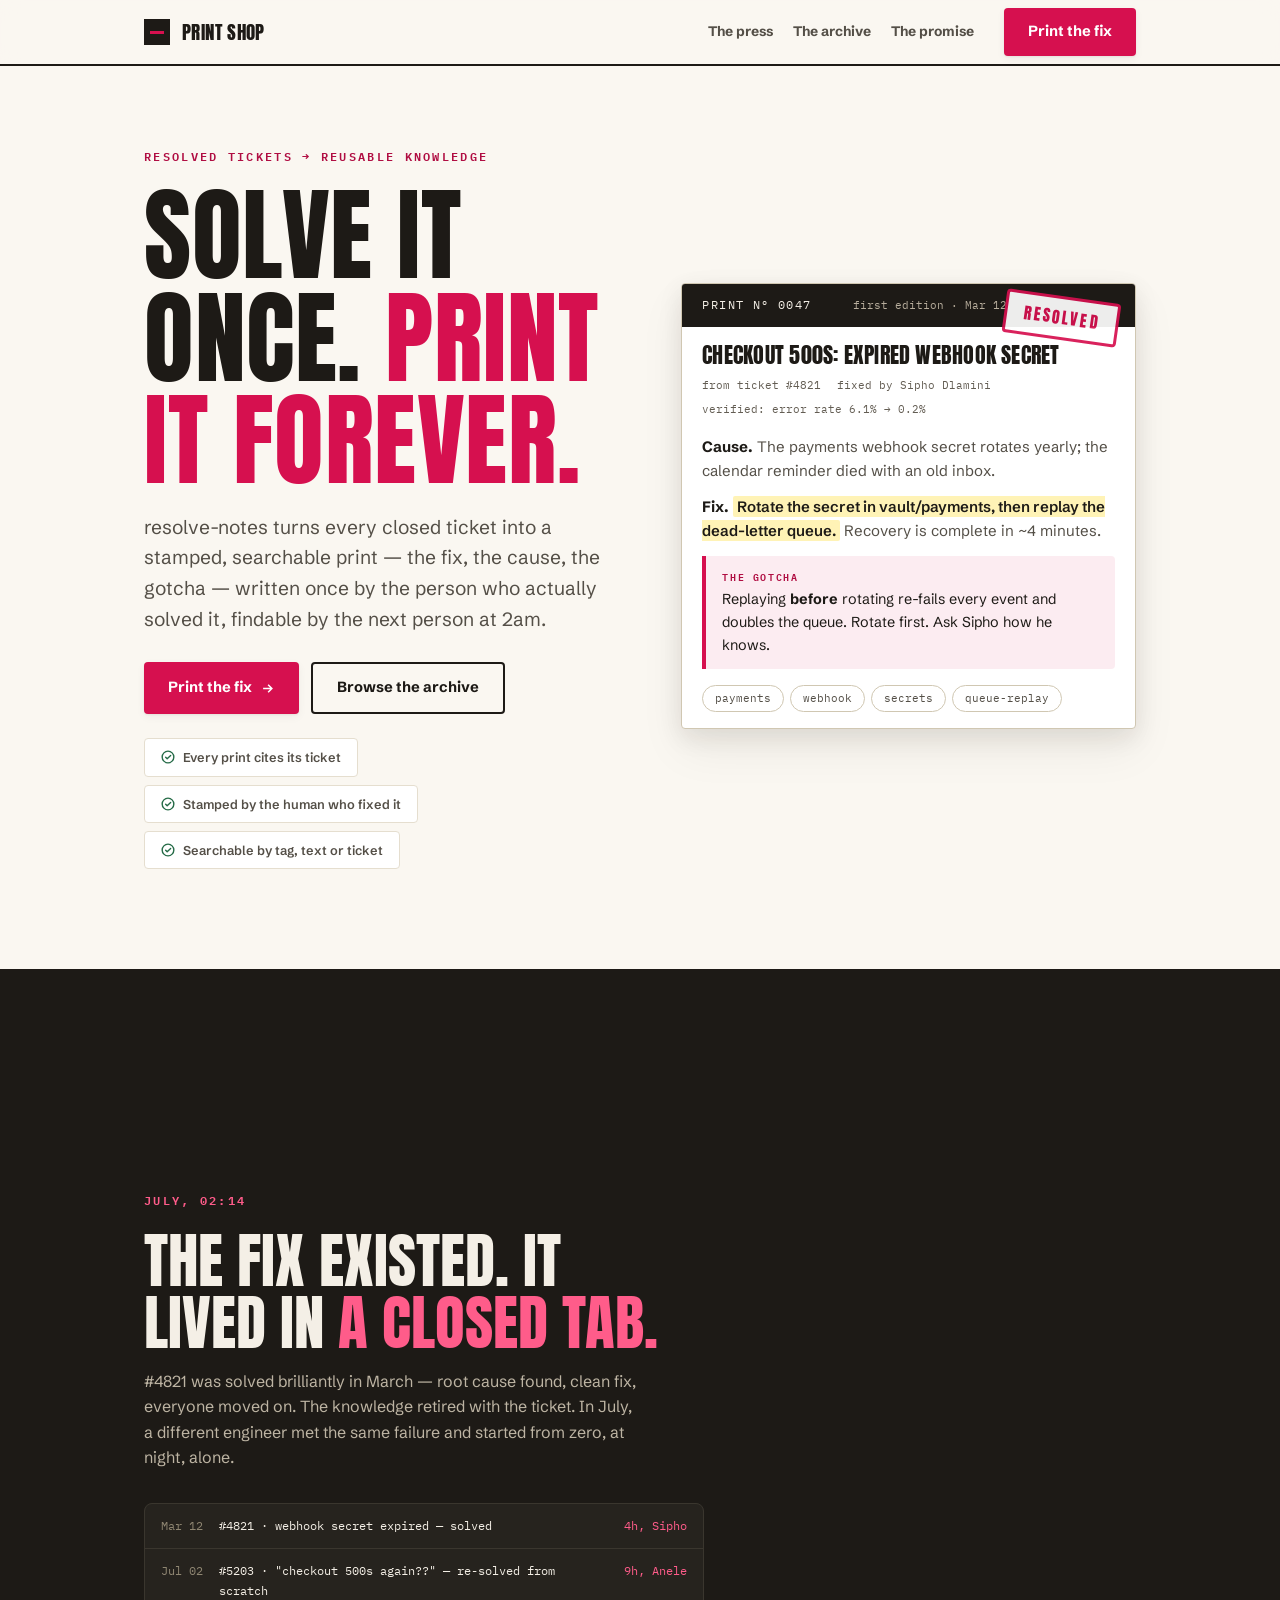
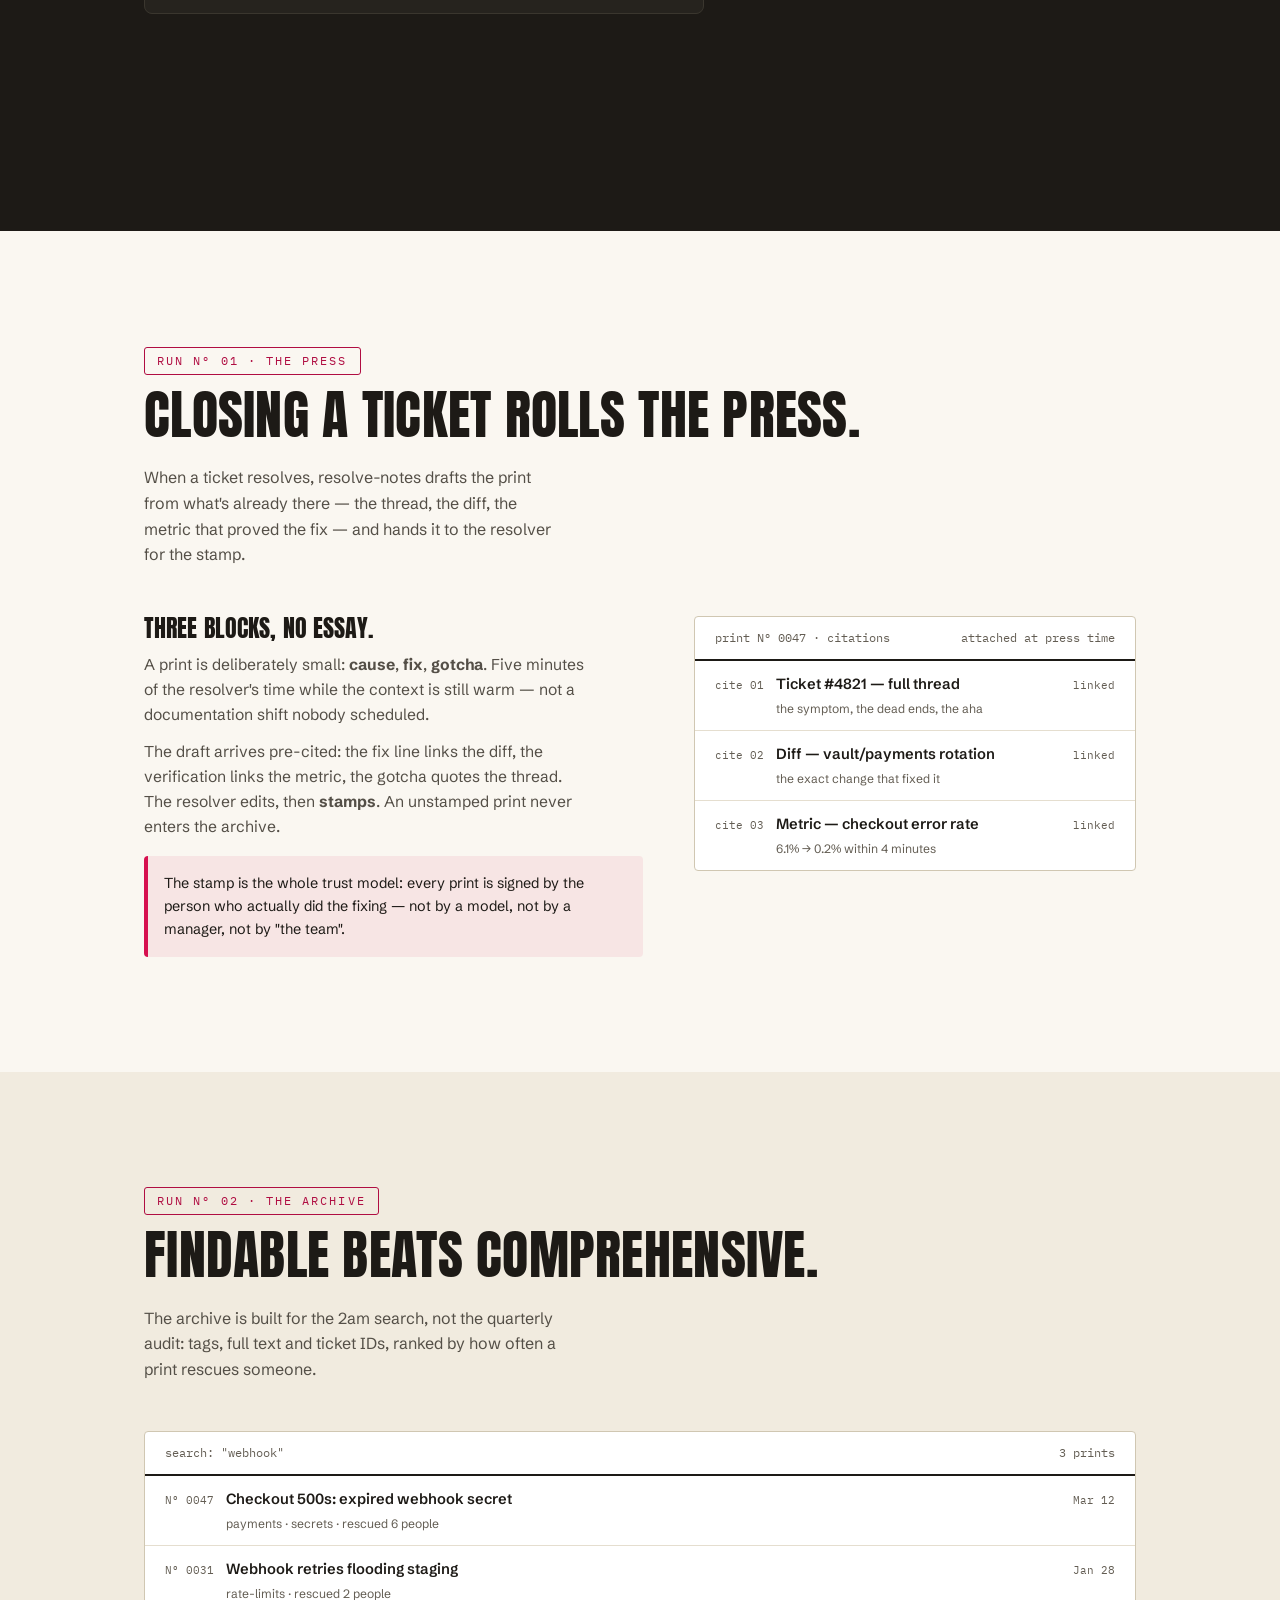
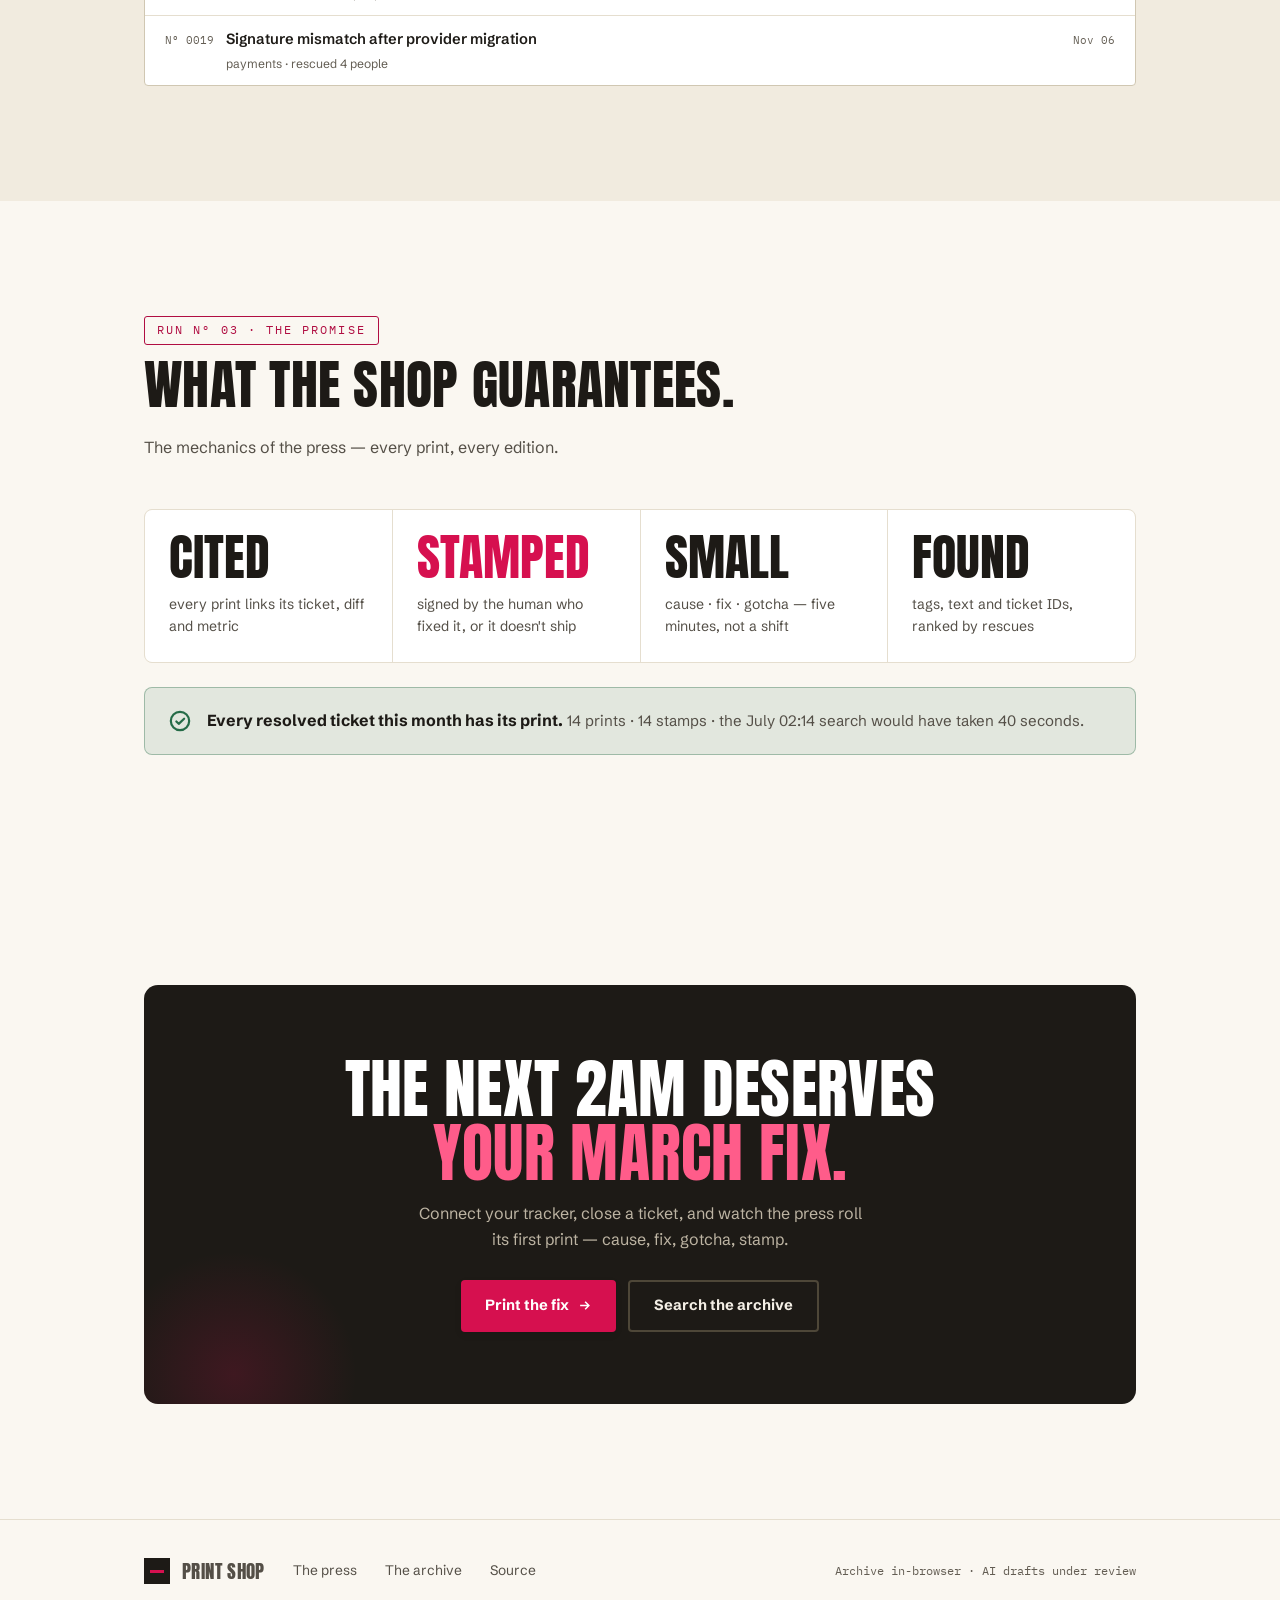
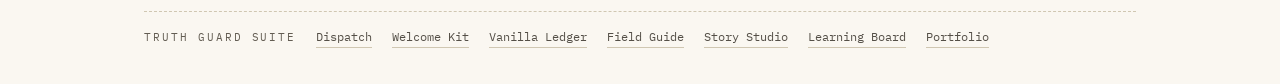
<file: docs/index.html>
<!DOCTYPE html>
<html lang="en">
<head>
<meta charset="UTF-8">
<meta name="viewport" content="width=device-width, initial-scale=1">
<title>resolve-notes — solve it once, print it forever</title>
<meta name="description" content="resolve-notes turns every closed ticket into a stamped, searchable print — the fix, the cause, the gotcha — written once by the person who actually solved it, findable by the next person at 2am.">
<meta property="og:title" content="resolve-notes — solve it once, print it forever">
<meta property="og:description" content="Resolved tickets become stamped, searchable knowledge prints — cited to their ticket, signed by their fixer.">
<link rel="icon" href="data:image/svg+xml,%3Csvg xmlns='http://www.w3.org/2000/svg' viewBox='0 0 64 64'%3E%3Crect width='64' height='64' rx='10' fill='%23FAF7F1'/%3E%3Crect x='10' y='12' width='44' height='8' fill='%231D1A16'/%3E%3Crect x='10' y='26' width='30' height='5' rx='2' fill='%23D6104F'/%3E%3Crect x='10' y='37' width='38' height='4' rx='2' fill='%231D1A16' opacity='.35'/%3E%3Crect x='10' y='46' width='24' height='4' rx='2' fill='%231D1A16' opacity='.35'/%3E%3C/svg%3E">
<link rel="preconnect" href="https://fonts.googleapis.com">
<link rel="preconnect" href="https://fonts.gstatic.com" crossorigin>
<link href="https://fonts.googleapis.com/css2?family=Anton&family=Schibsted+Grotesk:ital,wght@0,400;0,500;0,700;1,400&family=IBM+Plex+Mono:ital,wght@0,400;0,500;0,600;1,400&display=swap" rel="stylesheet">
<style>
@layer reset, tokens, base, components, utilities;
@layer reset {
  *,*::before,*::after{box-sizing:border-box;margin:0;padding:0;min-width:0}
  html{-webkit-text-size-adjust:100%}
  body{line-height:1.6;-webkit-font-smoothing:antialiased;overflow-x:clip}
  img,svg{display:block;max-width:100%}
  a{color:inherit;text-decoration:none}
  button{font:inherit;color:inherit;background:none;border:none;cursor:pointer}
  :focus:not(:focus-visible){outline:none}
  :focus-visible{outline:2px solid var(--focus);outline-offset:2px;border-radius:3px}
  ::selection{background:var(--red);color:#fff}
  @media (prefers-reduced-motion:no-preference){html{scroll-behavior:smooth}}
}
@layer tokens {
  :root{
    color-scheme:light;
    --bg:#FAF7F1; --bg-2:#F1EBDF; --surface:#FFFFFF;
    --ink:#1D1A16; --soft:#544F47; --mute:#635D53;
    --line:#E5DECF; --line-strong:#D0C7B2;
    --red:#D6104F; --red-text:#B00D42; --on-red:#FFFFFF; --red-tint:#D6104F14;
    --hl:#FFE24A66;
    --ok:#256B47; --ok-tint:#256B471C;
    --focus:#B00D42;
    --sh-1:0 1px 2px #1d1a1610, 0 3px 10px #1d1a160c;
    --sh-2:0 8px 24px #1d1a1618, 0 20px 46px #1d1a1610;
    --r-xs:2px; --r-sm:4px; --r-md:8px; --r-lg:14px;
    --e-micro:cubic-bezier(.2,0,0,1); --e-ui:cubic-bezier(.32,.72,0,1);
    --e-large:cubic-bezier(.05,.7,.1,1); --e-stamp:cubic-bezier(.34,1.4,.5,1);
    --max:1120px;
  }
}
@layer base {
  body{background:var(--bg);color:var(--ink);font-family:"Schibsted Grotesk",system-ui,sans-serif}
  h1,h2,h3{font-family:"Anton","Arial Narrow",sans-serif;font-weight:400;line-height:1;
    letter-spacing:.005em;text-wrap:balance;text-transform:uppercase}
  p{text-wrap:pretty}
  .mono{font-family:"IBM Plex Mono",ui-monospace,monospace;font-variant-numeric:tabular-nums}
  .wrap{max-width:var(--max);margin-inline:auto;padding-inline:clamp(20px,6vw,64px)}
  section{padding-block:clamp(56px,9vw,116px)}
  .kicker{font-family:"IBM Plex Mono",monospace;font-size:.72rem;letter-spacing:.2em;
    text-transform:uppercase;color:var(--red-text);font-weight:600}
}
@layer components {
  .skip{position:absolute;left:-9999px;top:0;z-index:100;background:var(--red);
    color:var(--on-red);padding:12px 16px;border-radius:0 0 8px 0;font-weight:700}
  .skip:focus{left:0}
  /* nav — marker-highlight tabs */
  .nav{position:sticky;top:0;z-index:50;background:color-mix(in oklab,var(--bg) 90%,transparent);
    backdrop-filter:blur(10px);border-bottom:2px solid var(--ink)}
  .nav .row{display:flex;align-items:center;gap:16px;height:64px}
  .brand{display:flex;align-items:center;gap:12px;font-family:"Anton",sans-serif;
    font-size:1.2rem;text-transform:uppercase;letter-spacing:.02em;flex:none}
  .bmark{width:26px;height:26px;background:var(--ink);flex:none;display:grid;place-items:center}
  .bmark i{width:14px;height:3px;background:var(--red);display:block}
  .nav .links{display:flex;gap:16px;margin-left:auto}
  .nav .links a{font-weight:700;font-size:.86rem;color:var(--soft);position:relative;
    padding:4px 2px;transition:color .15s var(--e-micro)}
  .nav .links a::after{content:"";position:absolute;left:-4px;right:-4px;bottom:2px;height:10px;
    background:var(--hl);z-index:-1;transform:scaleX(0);transform-origin:left;
    transition:transform .18s var(--e-ui)}
  .nav .links a:hover{color:var(--ink)}
  .nav .links a:hover::after{transform:scaleX(1)}
  .btn{display:inline-flex;align-items:center;gap:8px;font-weight:700;font-size:.92rem;
    padding:12px 24px;border-radius:var(--r-sm);transition:transform .13s var(--e-micro),box-shadow .2s var(--e-ui)}
  .btn-primary{background:var(--red);color:var(--on-red);box-shadow:var(--sh-1)}
  .btn-primary:hover{transform:translateY(-2px);box-shadow:var(--sh-2)}
  .btn-primary:active{transform:scale(.98)}
  .btn-ghost{border:2px solid var(--ink);color:var(--ink)}
  .btn-ghost:hover{background:var(--ink);color:var(--bg);transform:translateY(-1px)}
  .btn svg{width:15px;height:15px;stroke:currentColor;stroke-width:2.4;fill:none;transition:transform .15s var(--e-micro)}
  .btn:hover svg{transform:translateX(3px)}
  /* hero */
  .hero{padding-top:clamp(44px,6vw,84px);padding-bottom:clamp(48px,8vw,100px)}
  .hero-grid{display:grid;grid-template-columns:1.02fr .98fr;gap:clamp(32px,5vw,64px);align-items:center}
  .hero h1{font-size:clamp(3rem,8vw,6.4rem);color:var(--ink)}
  .hero h1 em{font-style:normal;color:var(--red)}
  .lede{font-size:clamp(1.04rem,1.6vw,1.2rem);color:var(--soft);max-width:46ch;margin-top:20px}
  .cta-row{display:flex;flex-wrap:wrap;gap:12px;margin-top:28px}
  .chips{display:flex;flex-wrap:wrap;gap:8px;margin-top:24px}
  .chip{display:inline-flex;align-items:center;gap:8px;font-size:.8rem;font-weight:600;
    color:var(--soft);background:var(--surface);border:1px solid var(--line);
    padding:8px 16px;border-radius:var(--r-sm)}
  .chip svg{width:14px;height:14px;stroke:var(--ok);stroke-width:2.4;fill:none;flex:none;
    stroke-linecap:round;stroke-linejoin:round}
  /* the print */
  .print{position:relative;background:var(--surface);border:1px solid var(--line-strong);
    border-radius:var(--r-sm);box-shadow:var(--sh-2)}
  .strip{display:flex;flex-wrap:wrap;align-items:center;justify-content:space-between;gap:6px 16px;
    background:var(--ink);color:#F4EFE6;padding:12px 128px 12px 20px;border-radius:3px 3px 0 0}
  .strip .no{font-family:"IBM Plex Mono",monospace;font-size:.74rem;letter-spacing:.12em}
  .strip .ed{font-family:"IBM Plex Mono",monospace;font-size:.68rem;color:#B7AD9C}
  .print .title{font-family:"Anton",sans-serif;text-transform:uppercase;font-size:1.4rem;
    line-height:1.1;padding:16px 20px 4px;letter-spacing:.01em}
  .print .meta{font-family:"IBM Plex Mono",monospace;font-size:.7rem;color:var(--mute);
    padding:6px 20px 12px;display:flex;flex-wrap:wrap;gap:6px 16px}
  .print .body{padding:4px 20px 16px;font-size:.94rem;color:var(--soft);display:grid;gap:12px}
  .print .body b{color:var(--ink)}
  .print .hl{background:var(--hl);padding:1px 4px;border-radius:2px;color:var(--ink);font-weight:600}
  .print .gotcha{border-left:4px solid var(--red);padding:12px 16px;background:var(--red-tint);
    border-radius:0 var(--r-sm) var(--r-sm) 0;font-size:.9rem;color:var(--ink)}
  .print .gotcha .g{font-family:"IBM Plex Mono",monospace;font-size:.64rem;letter-spacing:.16em;
    color:var(--red-text);display:block;margin-bottom:4px;font-weight:600}
  .print .tags{display:flex;flex-wrap:wrap;gap:6px;padding:0 20px 16px}
  .print .tag{font-family:"IBM Plex Mono",monospace;font-size:.68rem;color:var(--soft);
    border:1px solid var(--line-strong);border-radius:999px;padding:4px 12px}
  .stamp{position:absolute;top:12px;right:16px;transform:rotate(8deg);
    border:3px solid var(--red);color:var(--red);font-family:"Anton",sans-serif;
    font-size:1rem;letter-spacing:.14em;padding:6px 16px;border-radius:4px;
    text-transform:uppercase;opacity:.92;background:#fff;pointer-events:none}
  .reveal.in .stamp{animation:thunk .5s var(--e-stamp) 1}
  @keyframes thunk{0%{transform:rotate(8deg) scale(1.6);opacity:0}
    60%{transform:rotate(8deg) scale(.95);opacity:1}100%{transform:rotate(8deg) scale(1)}}
  /* sections */
  .sec-head{display:flex;align-items:flex-end;justify-content:space-between;gap:24px;
    flex-wrap:wrap;margin-bottom:clamp(28px,4vw,48px)}
  .sec-head h2{font-size:clamp(2rem,4.6vw,3.4rem)}
  .run{font-family:"IBM Plex Mono",monospace;font-size:.72rem;color:var(--red-text);
    letter-spacing:.18em;display:inline-block;margin-bottom:12px;
    border:1px solid var(--red-text);padding:4px 12px;border-radius:3px}
  .sec-head p{color:var(--soft);max-width:42ch}
  /* tension */
  .tension{background:var(--ink);color:#F4EFE6}
  .tension .big{font-family:"Anton",sans-serif;text-transform:uppercase;
    font-size:clamp(2rem,5vw,3.8rem);line-height:1.02;max-width:18ch}
  .tension .big u{text-decoration:none;color:#FF5C8A}
  .tension .sub{color:#BDB4A3;max-width:54ch;margin-top:16px}
  .dupe{margin-top:32px;display:grid;gap:1px;max-width:560px;background:#3A362E;
    border:1px solid #3A362E;border-radius:var(--r-md);overflow:hidden}
  .dupe .d{background:#26231E;padding:12px 16px;display:flex;gap:16px;align-items:baseline;
    font-family:"IBM Plex Mono",monospace;font-size:.78rem}
  .dupe .d span:first-child{color:#8F8672;flex:none}
  .dupe .d span:nth-child(2){color:#F4EFE6}
  .dupe .d .cost{margin-left:auto;color:#FF5C8A;flex:none}
  /* provability */
  .prov-grid{display:grid;grid-template-columns:1.06fr .94fr;gap:clamp(28px,4vw,52px);align-items:start}
  .aside h3{font-family:"Anton",sans-serif;text-transform:uppercase;font-size:1.5rem;margin-bottom:12px}
  .aside p{color:var(--soft);font-size:.98rem;max-width:44ch}
  .aside p+p{margin-top:12px}
  .aside .note{margin-top:16px;padding:16px 16px;background:var(--red-tint);border-radius:var(--r-sm);
    font-size:.9rem;color:var(--ink);border-left:4px solid var(--red)}
  .arch{background:var(--surface);border:1px solid var(--line-strong);border-radius:var(--r-sm);overflow:hidden}
  .arch .ah{display:flex;flex-wrap:wrap;justify-content:space-between;gap:8px;padding:12px 20px;
    border-bottom:2px solid var(--ink);font-family:"IBM Plex Mono",monospace;font-size:.72rem;color:var(--mute)}
  .arow{display:grid;grid-template-columns:auto 1fr auto;gap:12px;align-items:baseline;
    padding:12px 20px;border-bottom:1px solid var(--line)}
  .arow:last-child{border-bottom:none}
  .arow .no{font-family:"IBM Plex Mono",monospace;font-size:.7rem;color:var(--mute);white-space:nowrap}
  .arow .t{font-weight:600;font-size:.92rem}
  .arow .t small{display:block;font-weight:400;color:var(--mute);font-size:.76rem;margin-top:2px}
  .arow .by{font-family:"IBM Plex Mono",monospace;font-size:.7rem;color:var(--mute);white-space:nowrap}
  /* vitals */
  .vitals{display:grid;grid-template-columns:repeat(4,1fr);gap:1px;background:var(--line);
    border:1px solid var(--line);border-radius:var(--r-md);overflow:hidden}
  .vital{background:var(--surface);padding:24px 24px}
  .vital .n{font-family:"Anton",sans-serif;font-size:clamp(2rem,4.4vw,3.1rem);line-height:.95;text-transform:uppercase}
  .vital .n em{font-style:normal;color:var(--red)}
  .vital .c{font-size:.88rem;color:var(--soft);margin-top:12px}
  .quiet{margin-top:24px;display:flex;align-items:center;gap:16px;background:var(--ok-tint);
    border:1px solid color-mix(in oklab,var(--ok) 36%,transparent);border-radius:var(--r-md);padding:20px 24px}
  .quiet svg{width:22px;height:22px;stroke:var(--ok);stroke-width:2.4;fill:none;flex:none;
    stroke-linecap:round;stroke-linejoin:round}
  .quiet b{color:var(--ink)} .quiet span{color:var(--soft);font-size:.94rem}
  /* CTA */
  .band{background:var(--ink);color:#F4EFE6;border-radius:var(--r-lg);text-align:center;
    padding:clamp(40px,6vw,72px) clamp(28px,5vw,64px);position:relative;overflow:hidden}
  .band::before{content:"";position:absolute;left:-80px;bottom:-140px;width:340px;height:340px;
    border-radius:50%;background:radial-gradient(closest-side,#d6104f2e,transparent 72%);pointer-events:none}
  .band h2{font-size:clamp(2.2rem,5vw,4rem);color:#fff}
  .band h2 em{font-style:normal;color:#FF5C8A}
  .band p{color:#BDB4A3;max-width:46ch;margin:16px auto 0}
  .band .cta-row{justify-content:center}
  .band .btn-ghost{border-color:#4E4738;color:#F4EFE6}
  .band .btn-ghost:hover{background:#F4EFE6;color:var(--ink);border-color:#F4EFE6}
  footer{border-top:1px solid var(--line);padding-block:36px;color:var(--mute);font-size:.86rem}
  footer .row{display:flex;flex-wrap:wrap;gap:16px 28px;align-items:center}
  footer a{color:var(--soft)} footer a:hover{color:var(--ink)}
  footer .sp{margin-left:auto}
  .suite{border-top:1px dashed var(--line-strong);margin-top:24px;padding-top:16px;
    display:flex;flex-wrap:wrap;align-items:baseline;gap:8px 20px}
  .suite .sl{font-family:"IBM Plex Mono",monospace;font-size:.68rem;letter-spacing:.18em;
    color:var(--mute);text-transform:uppercase;flex:none}
  .suite a{font-family:"IBM Plex Mono",monospace;font-size:.74rem;color:var(--soft);
    border-bottom:1px solid var(--line-strong)}
  .suite a:hover{color:var(--red-text);border-color:var(--red-text)}
  .reveal{opacity:0;transform:translateY(18px);transition:opacity .6s var(--e-large),transform .6s var(--e-large)}
  .reveal.in{opacity:1;transform:none}
}
@layer utilities {
  @media (max-width:940px){
    .hero-grid,.prov-grid{grid-template-columns:1fr}
    .hero-visual{order:-1;max-width:560px}
    .vitals{grid-template-columns:repeat(2,1fr)}
  }
  @media (max-width:560px){
    input,select,textarea{font-size:16px}
    .nav .links{display:none}
    .dupe .d .cost{display:none}
    .arow{grid-template-columns:auto 1fr}
    .arow .by{grid-column:2;justify-self:start}
  }
  @media (max-width:400px){ .brand .bt{display:none} }
  @media (prefers-reduced-motion:reduce){
    *,*::before,*::after{animation-duration:.01ms!important;animation-iteration-count:1!important;
      transition-duration:.01ms!important}
    .reveal{opacity:1;transform:none}
    .reveal.in .stamp{animation:none}
  }
}
</style>
</head>
<body>
<a class="skip" href="#top">Skip to content</a>

<header class="nav">
  <div class="wrap row">
    <a class="brand" href="#top" aria-label="resolve-notes home">
      <span class="bmark" aria-hidden="true"><i></i></span><span class="bt">Print&nbsp;Shop</span>
    </a>
    <nav class="links" aria-label="Primary">
      <a href="#press">The press</a>
      <a href="#archive">The archive</a>
      <a href="#promise">The promise</a>
    </nav>
    <a class="btn btn-primary" href="app/" style="margin-left:12px">Print the fix</a>
  </div>
</header>

<main id="top">

<section class="hero" aria-labelledby="h1">
  <div class="wrap hero-grid">
    <div class="reveal">
      <span class="kicker">Resolved tickets → reusable knowledge</span>
      <h1 id="h1" style="margin-top:16px">Solve it once. <em>Print it forever.</em></h1>
      <p class="lede">resolve-notes turns every closed ticket into a stamped, searchable print — the fix, the cause, the gotcha — written once by the person who actually solved it, findable by the next person at 2am.</p>
      <div class="cta-row">
        <a class="btn btn-primary" href="app/">Print the fix
          <svg viewBox="0 0 24 24" aria-hidden="true"><path d="M5 12h14M13 6l6 6-6 6"/></svg></a>
        <a class="btn btn-ghost" href="#archive">Browse the archive</a>
      </div>
      <div class="chips" aria-label="What resolve-notes guarantees">
        <span class="chip"><svg viewBox="0 0 24 24" aria-hidden="true"><circle cx="12" cy="12" r="10"/><path d="M8 12.5l2.6 2.6L16.5 9.5"/></svg>Every print cites its ticket</span>
        <span class="chip"><svg viewBox="0 0 24 24" aria-hidden="true"><circle cx="12" cy="12" r="10"/><path d="M8 12.5l2.6 2.6L16.5 9.5"/></svg>Stamped by the human who fixed it</span>
        <span class="chip"><svg viewBox="0 0 24 24" aria-hidden="true"><circle cx="12" cy="12" r="10"/><path d="M8 12.5l2.6 2.6L16.5 9.5"/></svg>Searchable by tag, text or ticket</span>
      </div>
    </div>

    <div class="hero-visual reveal" role="img" aria-label="A knowledge print: the expired webhook secret fix from ticket 4821, with a highlighted fix line, a gotcha warning, and a RESOLVED stamp">
      <div class="print">
        <span class="stamp" aria-hidden="true">Resolved</span>
        <div class="strip">
          <span class="no">PRINT Nº 0047</span>
          <span class="ed">first edition · Mar 12</span>
        </div>
        <div class="title">Checkout 500s: expired webhook secret</div>
        <div class="meta mono">
          <span>from ticket #4821</span><span>fixed by Sipho Dlamini</span><span>verified: error rate 6.1% → 0.2%</span>
        </div>
        <div class="body">
          <p><b>Cause.</b> The payments webhook secret rotates yearly; the calendar reminder died with an old inbox.</p>
          <p><b>Fix.</b> <span class="hl">Rotate the secret in vault/payments, then replay the dead-letter queue.</span> Recovery is complete in ~4 minutes.</p>
          <div class="gotcha"><span class="g">THE GOTCHA</span>Replaying <b>before</b> rotating re-fails every event and doubles the queue. Rotate first. Ask Sipho how he knows.</div>
        </div>
        <div class="tags">
          <span class="tag">payments</span><span class="tag">webhook</span><span class="tag">secrets</span><span class="tag">queue-replay</span>
        </div>
      </div>
    </div>
  </div>
</section>

<section class="tension" aria-labelledby="tz">
  <div class="wrap" style="padding-block:clamp(56px,8vw,104px)">
    <span class="kicker" style="color:#FF5C8A">July, 02:14</span>
    <p class="big" id="tz" style="margin-top:16px">The fix existed. It lived in <u>a closed tab.</u></p>
    <p class="sub">#4821 was solved brilliantly in March — root cause found, clean fix, everyone moved on. The knowledge retired with the ticket. In July, a different engineer met the same failure and started from zero, at night, alone.</p>
    <div class="dupe" role="img" aria-label="The same failure solved twice: four hours in March, a full day in July by someone else">
      <div class="d"><span>Mar 12</span><span>#4821 · webhook secret expired — solved</span><span class="cost">4h, Sipho</span></div>
      <div class="d"><span>Jul 02</span><span>#5203 · "checkout 500s again??" — re-solved from scratch</span><span class="cost">9h, Anele</span></div>
    </div>
  </div>
</section>

<section id="press" aria-labelledby="hw">
  <div class="wrap">
    <div class="sec-head reveal">
      <div>
        <span class="run">RUN Nº 01 · THE PRESS</span>
        <h2 id="hw">Closing a ticket rolls the press.</h2>
      </div>
      <p>When a ticket resolves, resolve-notes drafts the print from what's already there — the thread, the diff, the metric that proved the fix — and hands it to the resolver for the stamp.</p>
    </div>
    <div class="prov-grid">
      <div class="aside reveal">
        <h3>Three blocks, no essay.</h3>
        <p>A print is deliberately small: <b>cause</b>, <b>fix</b>, <b>gotcha</b>. Five minutes of the resolver's time while the context is still warm — not a documentation shift nobody scheduled.</p>
        <p>The draft arrives pre-cited: the fix line links the diff, the verification links the metric, the gotcha quotes the thread. The resolver edits, then <b>stamps</b>. An unstamped print never enters the archive.</p>
        <div class="note">The stamp is the whole trust model: every print is signed by the person who actually did the fixing — not by a model, not by a manager, not by "the team".</div>
      </div>
      <div class="reveal">
        <div class="arch" aria-label="The citations attached to print number 47">
          <div class="ah"><span>print Nº 0047 · citations</span><span>attached at press time</span></div>
          <div class="arow"><span class="no">cite 01</span><span class="t">Ticket #4821 — full thread<small>the symptom, the dead ends, the aha</small></span><span class="by">linked</span></div>
          <div class="arow"><span class="no">cite 02</span><span class="t">Diff — vault/payments rotation<small>the exact change that fixed it</small></span><span class="by">linked</span></div>
          <div class="arow"><span class="no">cite 03</span><span class="t">Metric — checkout error rate<small>6.1% → 0.2% within 4 minutes</small></span><span class="by">linked</span></div>
        </div>
      </div>
    </div>
  </div>
</section>

<section id="archive" style="background:var(--bg-2)" aria-labelledby="pv">
  <div class="wrap">
    <div class="sec-head reveal">
      <div>
        <span class="run">RUN Nº 02 · THE ARCHIVE</span>
        <h2 id="pv">Findable beats comprehensive.</h2>
      </div>
      <p>The archive is built for the 2am search, not the quarterly audit: tags, full text and ticket IDs, ranked by how often a print rescues someone.</p>
    </div>
    <div class="arch reveal" role="img" aria-label="Search results for the word webhook: three prints with their rescue counts">
      <div class="ah"><span class="mono">search: "webhook"</span><span>3 prints</span></div>
      <div class="arow"><span class="no">Nº 0047</span><span class="t">Checkout 500s: expired webhook secret<small>payments · secrets · rescued 6 people</small></span><span class="by">Mar 12</span></div>
      <div class="arow"><span class="no">Nº 0031</span><span class="t">Webhook retries flooding staging<small>rate-limits · rescued 2 people</small></span><span class="by">Jan 28</span></div>
      <div class="arow"><span class="no">Nº 0019</span><span class="t">Signature mismatch after provider migration<small>payments · rescued 4 people</small></span><span class="by">Nov 06</span></div>
    </div>
  </div>
</section>

<section id="promise" aria-labelledby="vs">
  <div class="wrap">
    <div class="sec-head reveal">
      <div><span class="run">RUN Nº 03 · THE PROMISE</span><h2 id="vs">What the shop guarantees.</h2></div>
      <p>The mechanics of the press — every print, every edition.</p>
    </div>
    <div class="vitals reveal">
      <div class="vital"><div class="n">Cited</div><div class="c">every print links its ticket, diff and metric</div></div>
      <div class="vital"><div class="n"><em>Stamped</em></div><div class="c">signed by the human who fixed it, or it doesn't ship</div></div>
      <div class="vital"><div class="n">Small</div><div class="c">cause · fix · gotcha — five minutes, not a shift</div></div>
      <div class="vital"><div class="n">Found</div><div class="c">tags, text and ticket IDs, ranked by rescues</div></div>
    </div>
    <div class="quiet reveal" role="status">
      <svg viewBox="0 0 24 24" aria-hidden="true"><circle cx="12" cy="12" r="10"/><path d="M8 12.5l2.6 2.6L16.5 9.5"/></svg>
      <div><b>Every resolved ticket this month has its print.</b> <span>14 prints · 14 stamps · the July 02:14 search would have taken 40 seconds.</span></div>
    </div>
  </div>
</section>

<section id="start" aria-labelledby="ct">
  <div class="wrap">
    <div class="band reveal">
      <h2 id="ct">The next 2am deserves <em>your March fix.</em></h2>
      <p>Connect your tracker, close a ticket, and watch the press roll its first print — cause, fix, gotcha, stamp.</p>
      <div class="cta-row">
        <a class="btn btn-primary" href="app/">Print the fix
          <svg viewBox="0 0 24 24" aria-hidden="true"><path d="M5 12h14M13 6l6 6-6 6"/></svg></a>
        <a class="btn btn-ghost" href="#archive">Search the archive</a>
      </div>
    </div>
  </div>
</section>

</main>

<footer>
  <div class="wrap">
    <div class="row">
      <a class="brand" href="#top" aria-label="resolve-notes"><span class="bmark" aria-hidden="true"><i></i></span><span class="bt">Print&nbsp;Shop</span></a>
      <a href="#press">The press</a>
      <a href="#archive">The archive</a>
      <a href="https://github.com/Kabelo-Theko/resolve-notes-" target="_blank" rel="noopener noreferrer">Source</a>
      <span class="sp mono" style="font-size:.72rem">Archive in-browser · AI drafts under review</span>
    </div>
    <div class="suite">
      <span class="sl">Truth Guard suite</span>
      <a href="https://github.com/Kabelo-Theko/ticket-triage" target="_blank" rel="noopener noreferrer">Dispatch</a>
      <a href="https://github.com/Kabelo-Theko/onboard-kit" target="_blank" rel="noopener noreferrer">Welcome Kit</a>
      <a href="https://github.com/Kabelo-Theko/slo-watch" target="_blank" rel="noopener noreferrer">Vanilla Ledger</a>
      <a href="https://github.com/Kabelo-Theko/net-doctor" target="_blank" rel="noopener noreferrer">Field Guide</a>
      <a href="https://github.com/Kabelo-Theko/requirements-forge" target="_blank" rel="noopener noreferrer">Story Studio</a>
      <a href="https://github.com/Kabelo-Theko/incident-retro" target="_blank" rel="noopener noreferrer">Learning Board</a>
      <a href="https://github.com/Kabelo-Theko/kabelo-theko-projects-portfolio" target="_blank" rel="noopener noreferrer">Portfolio</a>
    </div>
  </div>
</footer>

<script>
(function(){
  var rm=window.matchMedia("(prefers-reduced-motion: reduce)").matches;
  var els=[].slice.call(document.querySelectorAll(".reveal"));
  function fire(el){el.classList.add("in");}
  if(rm||!("IntersectionObserver"in window)){els.forEach(fire);return;}
  var io=new IntersectionObserver(function(ents){
    ents.forEach(function(e){if(e.isIntersecting){fire(e.target);io.unobserve(e.target);}});
  },{threshold:.12,rootMargin:"-6% 0px"});
  els.forEach(function(el){io.observe(el);});
})();
</script>
</body>
</html>
</file>
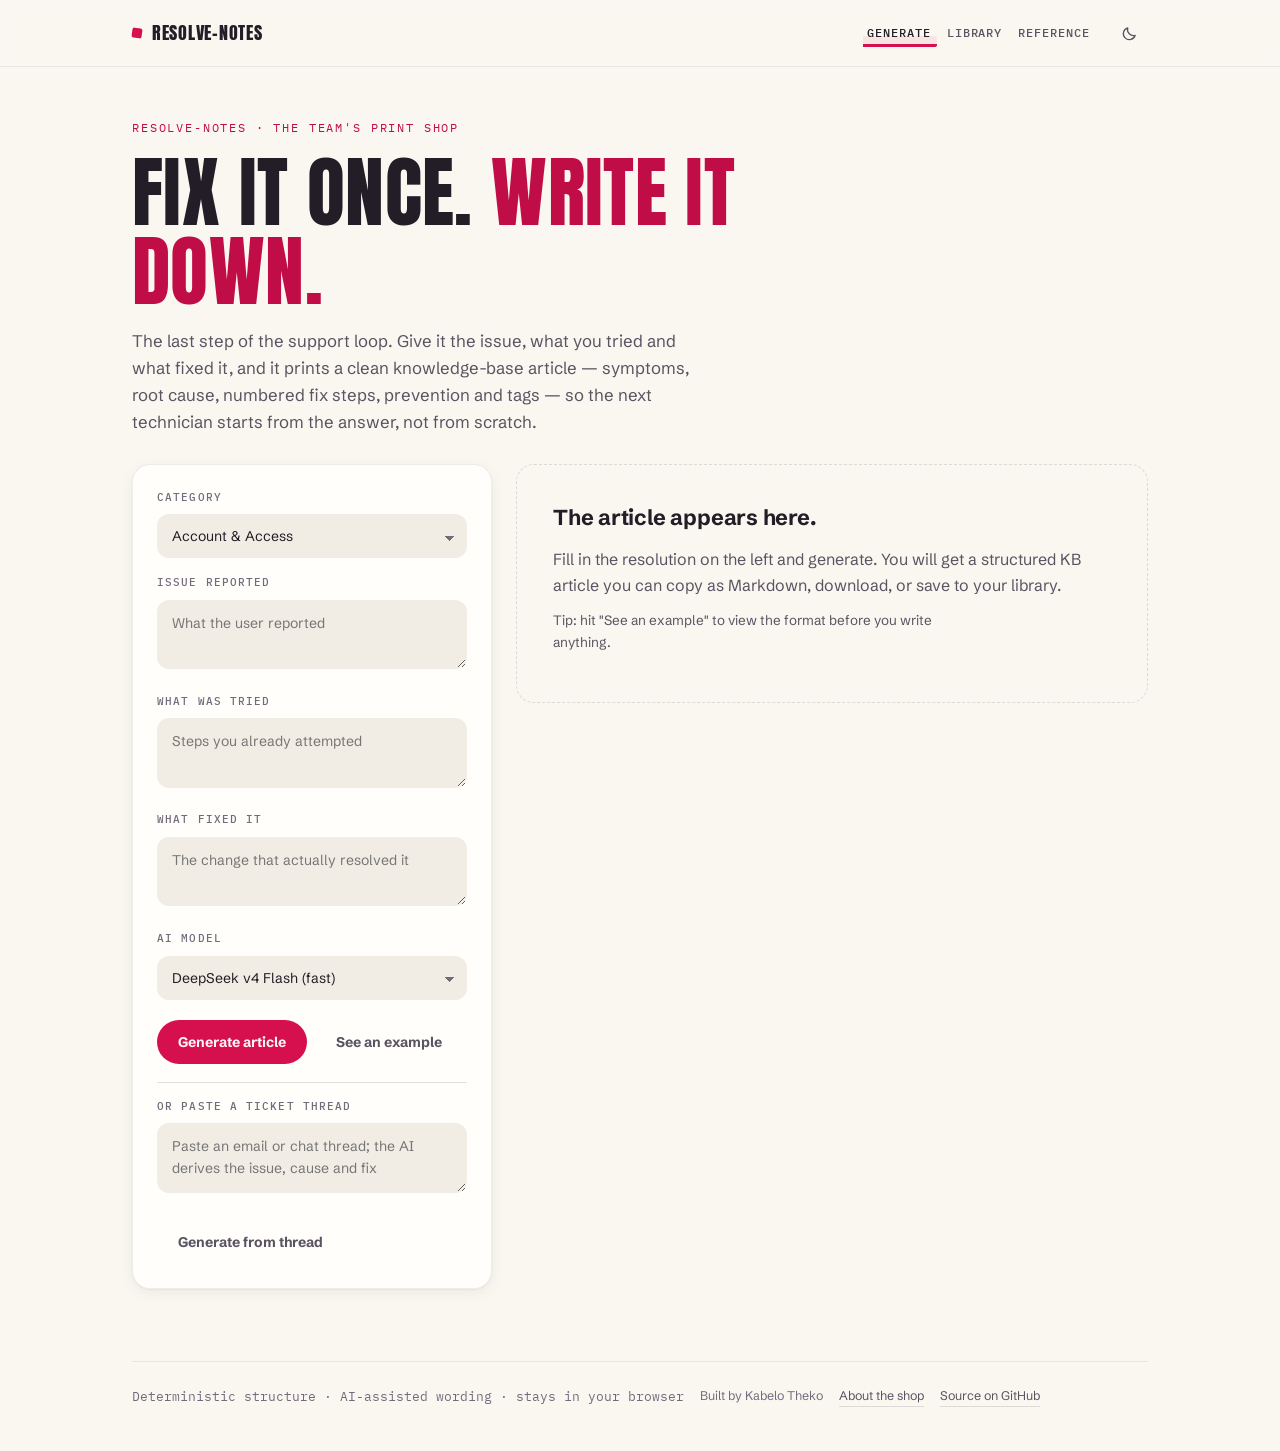
<file: docs/app/index.html>
<!DOCTYPE html>
<html lang="en" data-theme="paper">
<head>
<meta charset="utf-8" />
<meta name="viewport" content="width=device-width, initial-scale=1" />
<title>resolve-notes — fix it once, write it down</title>
<meta name="description" content="Turn a resolved ticket into a clean knowledge base article: symptoms, root cause, numbered fix steps, prevention and tags — with a reasoning receipt and a review gate before the team relies on it." />
<link rel="preconnect" href="https://fonts.googleapis.com" />
<link rel="preconnect" href="https://fonts.gstatic.com" crossorigin />
<link href="https://fonts.googleapis.com/css2?family=Anton&family=Schibsted+Grotesk:ital,wght@0,400;0,500;0,700;1,400&family=IBM+Plex+Mono:wght@400;500&display=swap" rel="stylesheet" />
<style>
/* ════════════════════════════════════════════════════════════════
   RESOLVE-NOTES v2 · "THE PRINT SHOP" — fix it once, write it down,
   print it for the team. Warm paper, raspberry ink, Anton caps.
   Every AI draft is PRINTED MATTER: receipted, reviewed, approved.
   Themes: paper (default) · ink-room (dark)
   ════════════════════════════════════════════════════════════════ */
:root{
  --display:"Anton",Impact,sans-serif;
  --serif:"Schibsted Grotesk",system-ui,sans-serif; /* legacy alias: headings */
  --sans:"Schibsted Grotesk",system-ui,sans-serif;
  --mono:"IBM Plex Mono",ui-monospace,monospace;
  --radius:12px;--radius-lg:18px;--radius-pill:999px;
  --motion:300ms cubic-bezier(.2,0,0,1);
  --spring:cubic-bezier(.34,1.26,.5,1);
  --emph:cubic-bezier(.05,.7,.1,1);
  --page-max:1080px;
}
:root,html[data-theme="paper"]{
  color-scheme:light;
  --bg:#FAF7F1;              /* warm print paper        */
  --surface:#FFFEFB;
  --paper:#F1EDE4;           /* legacy alias: wells     */
  --line:rgba(34,29,38,.13);
  --line-soft:rgba(34,29,38,.08);
  --ink:#221D26;             /* 15.4:1                  */
  --soft:#5A5361;            /* 7.3:1 on card           */
  --mute:#736B7C;
  --accent:#D6104F;          /* raspberry ink           */
  --accent-press:#B50D42;
  --accent-text:#C00D47;     /* 5.8:1 on paper          */
  --accent-soft:rgba(214,16,79,.08);
  --on-accent:#FFF5F8;       /* 4.9:1                   */
  --review:#9A5B1E;   --review-bg:rgba(176,108,32,.12);
  --ok:#1E6E48;       --ok-bg:rgba(30,110,72,.10);
  --shadow:0 1px 2px rgba(34,29,38,.05),0 4px 14px rgba(34,29,38,.06);
  --shadow-md:0 14px 34px -12px rgba(34,29,38,.18);
  --focus:0 0 0 2px var(--bg),0 0 0 4px var(--accent);
  --accent-press-legacy:var(--accent-press);
}
html[data-theme="ink-room"]{
  color-scheme:dark;
  --bg:#16121A;
  --surface:#221C28;
  --paper:#0F0C13;
  --line:rgba(240,234,242,.13);
  --line-soft:rgba(240,234,242,.08);
  --ink:#F0EAF2;             /* 15.6:1                  */
  --soft:#BBB2C4;            /* 8.1:1 on card           */
  --mute:#948BA0;
  --accent:#FF7BA9;          /* pink plate              */
  --accent-press:#FF98BC;
  --accent-text:#FF7BA9;     /* 7.6:1                   */
  --accent-soft:rgba(255,123,169,.10);
  --on-accent:#3A0A1E;       /* 7.0:1                   */
  --review:#E9B96A;   --review-bg:rgba(233,185,106,.10);
  --ok:#83CFA0;       --ok-bg:rgba(131,207,160,.10);
  --shadow:0 1px 3px rgba(0,0,0,.4);
  --shadow-md:0 14px 34px rgba(0,0,0,.5);
  --focus:0 0 0 2px var(--bg),0 0 0 4px var(--accent);
}

*{box-sizing:border-box}
body{margin:0;background:var(--bg);color:var(--ink);font-family:var(--sans);line-height:1.6;-webkit-font-smoothing:antialiased;transition:background var(--motion)}
.wrap{max-width:var(--page-max);margin:0 auto;padding:0 clamp(16px,4vw,32px)}
a{color:inherit}

/* ── nav: marker-highlight tabs ── */
.topbar{position:sticky;top:0;z-index:30;background:color-mix(in srgb,var(--bg) 90%,transparent);backdrop-filter:blur(10px);border-bottom:1px solid var(--line-soft)}
.topbar .row{max-width:var(--page-max);margin:0 auto;padding:14px clamp(16px,4vw,32px);display:flex;align-items:center;gap:16px}
.brand{display:flex;align-items:center;gap:10px;font-family:var(--display);font-weight:400;font-size:1.15rem;letter-spacing:.04em;text-transform:uppercase}
.brand .dot{width:10px;height:10px;border-radius:2px;background:var(--accent);transform:rotate(8deg)}
.nav{display:flex;gap:8px;margin-left:auto;align-items:center;overflow-x:auto;scrollbar-width:none}
.nav::-webkit-scrollbar{display:none}
.nav a{font-family:var(--mono);font-size:12px;font-weight:500;letter-spacing:.08em;text-transform:uppercase;color:var(--soft);text-decoration:none;padding:8px 4px;cursor:pointer;position:relative;white-space:nowrap;transition:color var(--motion)}
.nav a:hover{color:var(--ink)}
.nav a.active{color:var(--ink)}
.nav a.active::after{content:"";position:absolute;left:-2px;right:-2px;bottom:4px;height:8px;background:var(--accent-soft);border-bottom:3px solid var(--accent);border-radius:2px;z-index:-1}
.nav a:focus-visible{outline:none;box-shadow:var(--focus);border-radius:4px}
.themebtn{appearance:none;background:transparent;border:none;color:var(--soft);width:38px;height:38px;border-radius:var(--radius-pill);cursor:pointer;display:inline-flex;align-items:center;justify-content:center;flex:none;transition:color var(--motion),background var(--motion)}
.themebtn:hover{color:var(--ink);background:var(--accent-soft)}
.themebtn:focus-visible{outline:none;box-shadow:var(--focus)}
.themebtn svg{width:17px;height:17px;stroke:currentColor;stroke-width:1.8;fill:none;stroke-linecap:round;stroke-linejoin:round}
.hamb{display:none}

/* ── masthead ── */
header.mast{padding:52px 0 28px}
.eyebrow{font-family:var(--mono);font-size:11.5px;letter-spacing:.16em;text-transform:uppercase;color:var(--accent-text)}
h1{font-family:var(--display);font-weight:400;font-size:clamp(2.6rem,1.6rem + 4.6vw,4.9rem);line-height:1;letter-spacing:.005em;text-transform:uppercase;margin:16px 0 0;max-width:16ch;color:var(--ink)}
h1 .mark{color:var(--accent-text)}
.lede{font-size:1.05rem;color:var(--soft);margin:18px 0 0;max-width:58ch;text-wrap:pretty}

.view{padding-bottom:72px}
.desk{display:grid;grid-template-columns:minmax(0,360px) minmax(0,1fr);gap:24px;align-items:start}
@media (max-width:900px){.desk{grid-template-columns:1fr}}
.panel{background:var(--surface);border:1px solid var(--line-soft);border-radius:var(--radius-lg);box-shadow:var(--shadow);padding:24px;position:sticky;top:78px}
@media (max-width:900px){.panel{position:static}}
label{display:block;font-family:var(--mono);font-size:11px;font-weight:500;letter-spacing:.1em;text-transform:uppercase;margin:16px 0 8px;color:var(--mute)}
label:first-child{margin-top:0}
select,textarea{width:100%;font-family:var(--sans);font-size:14px;color:var(--ink);background:var(--paper);border:1px solid transparent;border-radius:var(--radius);padding:12px 14px;transition:border-color var(--motion),background var(--motion)}
textarea{min-height:64px;resize:vertical;line-height:1.55}
select:hover,textarea:hover{border-color:var(--line)}
select:focus,textarea:focus{outline:none;background:var(--surface);border-color:var(--accent);box-shadow:0 0 0 3px var(--accent-soft)}
select{appearance:none;background-image:linear-gradient(45deg,transparent 49%,var(--mute) 50%),linear-gradient(135deg,var(--mute) 50%,transparent 51%);background-position:calc(100% - 16px) 55%,calc(100% - 12px) 55%;background-size:5px 5px;background-repeat:no-repeat;padding-right:38px;cursor:pointer}
.rowb{display:flex;gap:8px;margin-top:20px;flex-wrap:wrap}
button.btn{font-family:var(--sans);font-size:14px;font-weight:700;border-radius:var(--radius-pill);padding:12px 20px;cursor:pointer;border:1px solid transparent;transition:background var(--motion),border-color var(--motion),color var(--motion),transform 130ms var(--spring)}
button.btn:hover{transform:translateY(-1px)}
button.btn:active{transform:scale(.97)}
button.btn:focus-visible{outline:none;box-shadow:var(--focus)}
.btn-primary{background:var(--accent);color:var(--on-accent)}
.btn-primary:hover{background:var(--accent-press)}
.btn-ghost{background:transparent;color:var(--soft);border:1px solid var(--line)}
.btn-ghost:hover{border-color:var(--accent);color:var(--ink)}

.out{min-height:340px}
.empty{border:1.5px dashed var(--line);border-radius:var(--radius-lg);padding:36px;background:transparent}
.empty h3{font-family:var(--sans);font-weight:700;font-size:1.35rem;letter-spacing:-.01em;margin:0 0 12px}
.empty p{color:var(--soft);margin:0 0 12px;max-width:54ch}
.empty code{font-family:var(--mono);font-size:.85em;background:var(--paper);padding:2px 8px;border-radius:6px}
.note{color:var(--mute);font-size:13.5px}

/* ── the printed article ── */
.article{background:var(--surface);border:1px solid var(--line-soft);border-radius:var(--radius-lg);box-shadow:var(--shadow-md);padding:36px clamp(20px,4vw,40px);position:relative;overflow:hidden}
.article::before{content:"";position:absolute;top:0;left:0;right:0;height:6px;background:repeating-linear-gradient(90deg,var(--accent) 0 14px,transparent 14px 22px)}
.article .kbtag{font-family:var(--mono);font-size:11px;letter-spacing:.16em;text-transform:uppercase;color:var(--accent-text)}
.article h2{font-family:var(--sans);font-weight:700;font-size:clamp(1.5rem,1.2rem + 1.4vw,2rem);line-height:1.12;margin:12px 0 0;letter-spacing:-.02em}
.article h3{font-family:var(--mono);font-size:11px;letter-spacing:.14em;text-transform:uppercase;color:var(--mute);margin:28px 0 8px;display:flex;align-items:center;gap:10px}
.article h3::after{content:"";flex:1;height:1px;background:var(--line-soft)}
.article p{margin:0;font-size:15.5px;color:var(--ink);line-height:1.65;max-width:66ch}
.article ol{margin:0;padding-left:0;counter-reset:step;list-style:none}
.article ol li{font-size:15.5px;color:var(--ink);margin-bottom:12px;line-height:1.6;counter-increment:step;display:flex;gap:12px;align-items:baseline}
.article ol li::before{content:counter(step);font-family:var(--mono);font-size:12px;color:var(--accent-text);background:var(--accent-soft);border-radius:var(--radius-pill);min-width:24px;height:24px;display:inline-flex;align-items:center;justify-content:center;flex:none;transform:translateY(3px)}
.tags{display:flex;gap:8px;flex-wrap:wrap;margin-top:24px}
.tags span{font-family:var(--mono);font-size:11.5px;color:var(--soft);background:var(--paper);border-radius:var(--radius-pill);padding:4px 16px}
.artbar{display:flex;gap:8px;margin-top:20px;flex-wrap:wrap}

.receipt{font-family:var(--mono);font-size:11px;color:var(--soft);background:var(--paper);border-radius:var(--radius);padding:12px 16px;margin:16px 0 4px;line-height:1.6}
.receipt b{color:var(--ink);font-weight:500}
.badge{display:inline-block;font-family:var(--mono);font-size:10px;letter-spacing:.08em;text-transform:uppercase;padding:4px 12px;border-radius:4px;margin-left:12px;vertical-align:middle;white-space:nowrap;transform:rotate(-1deg)}
.badge.review{background:var(--review-bg);color:var(--review);box-shadow:inset 0 0 0 1.5px var(--review)}
.badge.ok{background:var(--ok-bg);color:var(--ok);box-shadow:inset 0 0 0 1.5px var(--ok)}

.libitem{background:var(--surface);border:1px solid var(--line-soft);border-radius:var(--radius-lg);box-shadow:var(--shadow);padding:20px;margin-bottom:12px;transition:transform 130ms var(--spring),border-color var(--motion)}
.libitem:hover{transform:translateY(-2px);border-color:var(--line)}
.libitem .lt{font-family:var(--sans);font-weight:700;font-size:1.1rem;letter-spacing:-.01em}
.libitem .lm{font-family:var(--mono);font-size:11.5px;color:var(--mute);margin-top:8px}
.libitem .lb{display:flex;gap:8px;margin-top:14px;flex-wrap:wrap}
.ref h2{font-family:var(--sans);font-weight:700;font-size:1.35rem;letter-spacing:-.015em;margin:32px 0 12px}
.ref h2:first-child{margin-top:0}
.ref p{color:var(--soft);max-width:64ch;line-height:1.7}
.ref b{color:var(--ink)}
.ref code{font-family:var(--mono);font-size:.85em;background:var(--paper);padding:2px 8px;border-radius:6px;color:var(--ink)}
pre.md{font-family:var(--mono);font-size:12.5px;background:var(--paper);border-radius:var(--radius);padding:20px;white-space:pre-wrap;line-height:1.6;margin:16px 0 0;color:var(--ink)}

.libtools{display:flex;gap:8px;flex-wrap:wrap;align-items:center;margin-bottom:16px}
.search{flex:1;min-width:200px;font-family:var(--sans);font-size:14px;color:var(--ink);background:var(--surface);border:1px solid var(--line);border-radius:var(--radius-pill);padding:12px 20px}
.search:focus{outline:none;border-color:var(--accent);box-shadow:0 0 0 3px var(--accent-soft)}
.chips{display:flex;gap:6px;flex-wrap:wrap;margin-bottom:20px}
.chip{font-family:var(--mono);font-size:11.5px;color:var(--soft);background:var(--surface);border:1px solid var(--line);border-radius:var(--radius-pill);padding:8px 16px;cursor:pointer;user-select:none;transition:all var(--motion)}
.chip:hover{border-color:var(--accent);color:var(--ink)}
.chip.on{background:var(--accent);color:var(--on-accent);border-color:var(--accent)}
.related{margin-top:28px;border-top:1px dashed var(--line);padding-top:16px}
.related h3{font-family:var(--mono);font-size:11px;letter-spacing:.14em;text-transform:uppercase;color:var(--mute);margin:0 0 12px}
.related a{display:inline-block;font-size:13.5px;font-weight:500;color:var(--accent-text);background:var(--accent-soft);border-radius:var(--radius-pill);padding:8px 16px;margin:0 8px 8px 0;cursor:pointer;text-decoration:none;transition:transform 130ms var(--spring)}
.related a:hover{transform:translateY(-1px)}

.enter{opacity:0;transform:translateY(10px);animation:rise 420ms var(--emph) forwards}
@keyframes rise{to{opacity:1;transform:none}}
@media (max-width:560px){
  .topbar .row{padding:12px 16px}
  .article{padding:28px 20px}
  pre.md{font-size:11.5px}
}
@media (prefers-reduced-motion:reduce){
  *,*::before,*::after{animation-duration:.01ms !important;transition-duration:.01ms !important}
  .enter{animation:none;opacity:1;transform:none}
}
footer{border-top:1px solid var(--line-soft);padding:24px 0 44px;color:var(--mute);font-size:12.5px;display:flex;gap:16px;flex-wrap:wrap}
footer a{color:var(--soft);text-decoration:none;border-bottom:1px solid var(--line)}
footer a:hover{color:var(--ink)}
footer a:focus-visible{outline:none;box-shadow:var(--focus)}
.src-note{font-family:var(--mono)}

/* small-screen nav audit fix: visible scroll affordance on the view tabs */
@media (max-width:430px){
  .nav{scrollbar-width:thin}
  .nav::-webkit-scrollbar{height:4px}
  .nav::-webkit-scrollbar-thumb{background:var(--soft,#8a8580);border-radius:2px}
  .nav a{font-size:11px;padding:8px 4px}
}
</style>
</head>
<body>
<div class="topbar">
  <div class="row">
    <div class="brand"><span class="dot"></span> resolve-notes</div>
    <button class="hamb" id="hamb" aria-label="Menu" hidden><span></span><span></span><span></span></button>
    <nav class="nav" id="nav">
      <a data-view="generate" class="active">Generate</a>
      <a data-view="library">Library</a>
      <a data-view="reference">Reference</a>
    </nav>
    <button class="themebtn" id="themebtn" aria-pressed="false" aria-label="Switch to ink-room theme">
      <svg viewBox="0 0 24 24" aria-hidden="true"><path d="M20 14.5A8.5 8.5 0 0 1 9.5 4 8.5 8.5 0 1 0 20 14.5z"/></svg>
    </button>
  </div>
</div>
<div class="wrap">
  <header class="mast">
    <div class="eyebrow">resolve-notes · the team's print shop</div>
    <h1>Fix it once. <span class="mark">Write it down.</span></h1>
    <p class="lede">The last step of the support loop. Give it the issue, what you tried and what fixed it, and it prints a clean knowledge-base article — symptoms, root cause, numbered fix steps, prevention and tags — so the next technician starts from the answer, not from scratch.</p>
  </header>
  <main id="main"></main>
  <footer>
    <span class="src-note">Deterministic structure · AI-assisted wording · stays in your browser</span>
    <span>Built by Kabelo Theko</span>
    <a href="landing.html">About the shop</a>
    <a href="https://github.com/Kabelo-Theko/resolve-notes" target="_blank" rel="noopener noreferrer">Source on GitHub</a>
  </footer>
</div>

<script>
(function(){
  try{var s=localStorage.getItem("rn-theme");if(s)document.documentElement.dataset.theme=s;}catch(e){}
  var b=document.getElementById("themebtn");
  function apply(t){
    document.documentElement.dataset.theme=t;
    var dark=t==="ink-room";
    b.setAttribute("aria-pressed",String(dark));
    b.setAttribute("aria-label",dark?"Switch to paper (light) theme":"Switch to ink-room theme");
    b.innerHTML=dark
      ?'<svg viewBox="0 0 24 24" aria-hidden="true"><circle cx="12" cy="12" r="4.2" stroke="currentColor" stroke-width="1.8" fill="none"/><path stroke="currentColor" stroke-width="1.8" stroke-linecap="round" d="M12 2.5v2.7M12 18.8v2.7M2.5 12h2.7M18.8 12h2.7M5 5l1.9 1.9M17.1 17.1 19 19M19 5l-1.9 1.9M6.9 17.1 5 19"/></svg>'
      :'<svg viewBox="0 0 24 24" aria-hidden="true"><path d="M20 14.5A8.5 8.5 0 0 1 9.5 4 8.5 8.5 0 1 0 20 14.5z" stroke="currentColor" stroke-width="1.8" fill="none" stroke-linecap="round" stroke-linejoin="round"/></svg>';
    try{localStorage.setItem("rn-theme",t);}catch(e){}
  }
  b.addEventListener("click",function(){apply(document.documentElement.dataset.theme==="ink-room"?"paper":"ink-room");});
  if(document.documentElement.dataset.theme==="ink-room")apply("ink-room");
})();
</script>
<script>
const SAMPLE={title:"Outlook stuck in 'Disconnected' after password change",symptoms:"After a password reset, Outlook showed 'Disconnected' and kept prompting for credentials, while webmail worked normally.",root_cause:"Windows had cached the old credentials in Credential Manager, so Outlook kept presenting the expired password to Exchange.",fix_steps:["Confirm webmail works to prove the account and new password are valid.","Close Outlook fully.","Open Credential Manager and remove the stale entries under Windows Credentials for the mail/Office host.","Reopen Outlook and sign in with the new password when prompted.","Verify send and receive both work."],prevention:"After any password reset, clear cached Office credentials in the same session so the new password is the only one stored.",tags:["outlook","exchange","credentials","password-reset","m365"],_meta:{model:"DeepSeek v4 Flash",task:"illustrative example",ts:"2026-06-18T09:24:00.000Z"},_status:"reviewed",_category:"Email"};

const state={view:"generate",article:null,libCache:[],query:"",filter:null};
const $=s=>document.querySelector(s);
const main=$("#main");
const esc=s=>String(s).replace(/[&<>"]/g,c=>({"&":"&amp;","<":"&lt;",">":"&gt;","\"":"&quot;"}[c]));

/* --- storage: Supabase if configured, else this browser's localStorage ---
   To enable shared persistence, set these to your Supabase project URL and a
   PUBLISHABLE key (safe in the client; protected by row-level security), and
   create the kb_articles table (SQL in the README). Until then, the library is
   stored locally and the app works fully offline. */
const SUPABASE_URL=""; // e.g. https://xxxx.supabase.co
const SUPABASE_KEY=""; // e.g. sb_publishable_...
const sbOn=()=>!!(SUPABASE_URL&&SUPABASE_KEY);
const sbHeaders=()=>({apikey:SUPABASE_KEY,Authorization:"Bearer "+SUPABASE_KEY,"Content-Type":"application/json"});
const LIBKEY="rn_articles";
const lsList=()=>{try{return JSON.parse(localStorage.getItem(LIBKEY)||"[]");}catch(e){return [];}};
const lsAdd=a=>{const all=lsList();all.unshift(a);localStorage.setItem(LIBKEY,JSON.stringify(all.slice(0,50)));};
const lsDel=id=>localStorage.setItem(LIBKEY,JSON.stringify(lsList().filter(x=>x.id!==id)));
const lsUpdate=(id,patch)=>localStorage.setItem(LIBKEY,JSON.stringify(lsList().map(x=>x.id===id?{...x,...patch}:x)));
async function listArticles(){
  if(sbOn()){try{const r=await fetch(`${SUPABASE_URL}/rest/v1/kb_articles?select=*&order=created_at.desc&limit=50`,{headers:sbHeaders()});if(r.ok)return await r.json();}catch(e){}}
  return lsList();
}
/* Underscore-prefixed fields (_status, _meta, _category) are the client-side
   governance and receipt layer; they stay in the browser and are not written to
   Supabase, whose table holds the core article columns only. */
const sbClean=o=>Object.fromEntries(Object.entries(o).filter(([k])=>!k.startsWith("_")));
async function addArticle(a){
  if(sbOn()){try{const r=await fetch(`${SUPABASE_URL}/rest/v1/kb_articles`,{method:"POST",headers:{...sbHeaders(),Prefer:"return=minimal"},body:JSON.stringify(sbClean(a))});if(r.ok)return;}catch(e){}}
  lsAdd(a);
}
async function removeArticle(id){
  if(sbOn()){try{const r=await fetch(`${SUPABASE_URL}/rest/v1/kb_articles?id=eq.${encodeURIComponent(id)}`,{method:"DELETE",headers:sbHeaders()});if(r.ok)return;}catch(e){}}
  lsDel(id);
}
async function updateArticle(id,patch){
  // Review status is part of the client governance layer, so it is kept locally.
  lsUpdate(id,patch);
}

function setView(v){state.view=v;document.querySelectorAll(".nav a").forEach(a=>a.classList.toggle("active",a.dataset.view===v));$("#nav").classList.remove("open");render();}
$("#hamb").addEventListener("click",()=>$("#nav").classList.toggle("open"));
document.querySelectorAll(".nav a").forEach(a=>a.addEventListener("click",()=>setView(a.dataset.view)));

function markdown(a){
  return `# ${a.title}\n\n**Tags:** ${(a.tags||[]).join(", ")}\n\n## Symptoms\n${a.symptoms}\n\n## Root cause\n${a.root_cause}\n\n## Fix\n${(a.fix_steps||[]).map((s,i)=>`${i+1}. ${s}`).join("\n")}\n\n## Prevention\n${a.prevention}\n`;
}
function modelLabel(){const s=$("#aimodel");return s?s.options[s.selectedIndex].text.replace(/\s*\(.*\)\s*/,"").trim():"AI";}
function badgeHTML(a){
  if(!a._status) return "";
  return a._status==="reviewed"?`<span class="badge ok">Reviewed</span>`:`<span class="badge review">AI-drafted · needs review</span>`;
}
function receiptHTML(a){
  if(!a._meta) return "";
  const m=a._meta;
  const when=m.ts?new Date(m.ts).toLocaleString("en-GB",{day:"2-digit",month:"short",year:"numeric",hour:"2-digit",minute:"2-digit"}):"";
  return `<div class="receipt"><b>Reasoning receipt</b> &nbsp; model: ${esc(m.model||"AI")} &nbsp;·&nbsp; source: ${esc(m.task||"")}${when?` &nbsp;·&nbsp; ${esc(when)}`:""}<br>Structure is enforced by the app; the wording is drafted by the model. A human reviews it before the team relies on it.</div>`;
}
function relatedHTML(a){
  const lib=(state.libCache&&state.libCache.length)?state.libCache:lsList();
  const at=new Set((a.tags||[]).map(t=>String(t).toLowerCase()));
  if(!at.size) return "";
  const rel=lib.filter(x=>x.id&&x.id!==a.id&&(x.tags||[]).some(t=>at.has(String(t).toLowerCase()))).slice(0,4);
  if(!rel.length) return "";
  return `<div class="related"><h3>Related notes in your library</h3>${rel.map(x=>`<a data-rel="${esc(x.id)}">${esc(x.title)}</a>`).join("")}</div>`;
}
function articleHTML(a){
  const canApprove=a.id&&a._status==="needs_review";
  return `<div class="article enter">
    <div class="kbtag">Knowledge base article ${badgeHTML(a)}</div>
    <h2>${esc(a.title)}</h2>
    ${receiptHTML(a)}
    <h3>Symptoms</h3><p>${esc(a.symptoms)}</p>
    <h3>Root cause</h3><p>${esc(a.root_cause)}</p>
    <h3>Fix</h3><ol>${(a.fix_steps||[]).map(s=>`<li>${esc(s)}</li>`).join("")}</ol>
    <h3>Prevention</h3><p>${esc(a.prevention)}</p>
    <div class="tags">${(a.tags||[]).map(t=>`<span>${esc(t)}</span>`).join("")}</div>
    ${relatedHTML(a)}
    <div class="artbar">
      <button class="btn btn-primary" id="copymd">Copy Markdown</button>
      <button class="btn btn-ghost" id="dlmd">Download .md</button>
      ${canApprove?`<button class="btn btn-ghost" id="approve">Approve</button>`:``}
      <button class="btn btn-ghost" id="savelib">Save to library</button>
    </div>
  </div>`;
}
function wireArticle(a){
  const cp=$("#copymd"); if(cp)cp.addEventListener("click",async()=>{await navigator.clipboard.writeText(markdown(a));cp.textContent="Copied";setTimeout(()=>cp.textContent="Copy Markdown",1400);});
  const dl=$("#dlmd"); if(dl)dl.addEventListener("click",()=>{const blob=new Blob([markdown(a)],{type:"text/markdown"});const el=document.createElement("a");el.href=URL.createObjectURL(blob);el.download=(a.title||"kb-article").toLowerCase().replace(/[^a-z0-9]+/g,"-").slice(0,50)+".md";el.click();URL.revokeObjectURL(el.href);});
  const ap=$("#approve"); if(ap)ap.addEventListener("click",async()=>{await updateArticle(a.id,{_status:"reviewed",reviewed_at:new Date().toISOString()});a._status="reviewed";const out=$("#out");if(out){out.innerHTML=articleHTML(a);wireArticle(a);}});
  const sv=$("#savelib"); if(sv)sv.addEventListener("click",async()=>{
    const existing=await listArticles();
    const aTags=new Set((a.tags||[]).map(t=>String(t).toLowerCase()));
    const dup=existing.find(x=>{const xt=(x.tags||[]).map(t=>String(t).toLowerCase());const overlap=xt.filter(t=>aTags.has(t)).length;return overlap>=2||(x.title&&a.title&&x.title.toLowerCase()===a.title.toLowerCase());});
    if(dup && !confirm(`A similar article already exists:\n\n"${dup.title}"\n\nSave this as a new article anyway?`)) return;
    const rec={...a,id:a.id||("KB-"+Date.now()),created_at:a.created_at||new Date().toISOString(),_status:a._status||"needs_review"};
    await addArticle(rec); a.id=rec.id; a.created_at=rec.created_at;
    sv.textContent="Saved to library";setTimeout(()=>sv.textContent="Save to library",1400);
  });
  document.querySelectorAll(".related a[data-rel]").forEach(el=>el.addEventListener("click",()=>{const lib=(state.libCache&&state.libCache.length)?state.libCache:lsList();const found=lib.find(x=>x.id===el.dataset.rel);if(found){state.article=found;setView("generate");}}));
}

function generateView(){
  main.innerHTML=`<div class="view enter"><div class="desk">
    <section class="panel">
      <label for="cat">Category</label>
      <select id="cat"><option>Account &amp; Access</option><option>Email</option><option>Network</option><option>Point of Sale</option><option>Printer</option><option>Hardware</option><option>Software</option><option>Security</option><option>General</option></select>
      <label for="issue">Issue reported</label><textarea id="issue" placeholder="What the user reported"></textarea>
      <label for="tried">What was tried</label><textarea id="tried" placeholder="Steps you already attempted"></textarea>
      <label for="fixed">What fixed it</label><textarea id="fixed" placeholder="The change that actually resolved it"></textarea>
      <label for="aimodel">AI model</label>
      <select id="aimodel"><option value="flash">DeepSeek v4 Flash (fast)</option><option value="pro">DeepSeek v4 Pro (best quality)</option><option value="minimax">MiniMax M3</option></select>
      <div class="rowb"><button class="btn btn-primary" id="gen">Generate article</button><button class="btn btn-ghost" id="ex">See an example</button></div>
      <div style="border-top:1px solid var(--line);margin:18px 0 0;padding-top:15px">
        <label for="thread">Or paste a ticket thread</label>
        <textarea id="thread" placeholder="Paste an email or chat thread; the AI derives the issue, cause and fix"></textarea>
        <div class="rowb"><button class="btn btn-ghost" id="genthread">Generate from thread</button></div>
      </div>
    </section>
    <section class="out" id="out">${state.article?articleHTML(state.article):emptyGen()}</section>
  </div></div>`;
  if(state.article) wireArticle(state.article);
  $("#ex").addEventListener("click",()=>{state.article=SAMPLE;$("#out").innerHTML=articleHTML(SAMPLE);wireArticle(SAMPLE);});
  $("#gen").addEventListener("click",gen);
  const gt=$("#genthread"); if(gt)gt.addEventListener("click",genThread);
}
async function genThread(){
  const out=$("#out"); const thread=$("#thread").value.trim();
  if(!thread){out.innerHTML=`<div class="empty"><h3>Paste a thread first.</h3><p>Drop an email or chat thread in the box, then generate.</p></div>`;return;}
  out.innerHTML=`<div class="empty"><h3>Reading the thread…</h3><p class="note">Deriving the issue, root cause and fix.</p></div>`;
  try{
    const r=await fetch("/api/ai",{method:"POST",headers:{"Content-Type":"application/json"},body:JSON.stringify({task:"thread",thread,model:($("#aimodel")?.value||"flash")})});
    if(!r.ok) throw new Error(); const a=await r.json(); a._meta={model:modelLabel(),task:"pasted thread",ts:new Date().toISOString()}; a._status="needs_review"; a._category="";
    state.article=a; out.innerHTML=articleHTML(a); wireArticle(a);
  }catch(e){ out.innerHTML=`<div class="empty"><h3>AI backend not enabled yet.</h3><p>Set <code>NVIDIA_API_KEY</code> in the Vercel project to generate from a thread.</p></div>`; }
}
function emptyGen(){return `<div class="empty enter"><h3>The article appears here.</h3><p>Fill in the resolution on the left and generate. You will get a structured KB article you can copy as Markdown, download, or save to your library.</p><p class="note">Tip: hit "See an example" to view the format before you write anything.</p></div>`;}
async function gen(){
  const out=$("#out");
  const body={category:$("#cat").value,issue:$("#issue").value,tried:$("#tried").value,fixed:$("#fixed").value,model:($("#aimodel")?.value||"flash")};
  if(!body.issue.trim()&&!body.fixed.trim()){out.innerHTML=`<div class="empty"><h3>Add a little more.</h3><p>Tell me at least the issue and what fixed it, then generate.</p></div>`;return;}
  out.innerHTML=`<div class="empty"><h3>Writing the article…</h3><p class="note">Drafting symptoms, root cause, fix steps, prevention and tags.</p></div>`;
  try{
    const r=await fetch("/api/ai",{method:"POST",headers:{"Content-Type":"application/json"},body:JSON.stringify(body)});
    if(!r.ok) throw new Error(String(r.status));
    const a=await r.json(); a._meta={model:modelLabel(),task:"structured fields",ts:new Date().toISOString()}; a._status="needs_review"; a._category=$("#cat").value;
    state.article=a; out.innerHTML=articleHTML(a); wireArticle(a);
  }catch(e){
    out.innerHTML=`<div class="empty"><h3>AI backend not enabled yet.</h3><p>This tool generates the article with an LLM through a serverless function. Set <code>NVIDIA_API_KEY</code> in the Vercel project to switch it on.</p><p class="note">In the meantime, hit "See an example" to view the output format.</p></div>`;
  }
}

async function libraryView(){
  main.innerHTML=`<div class="view"><div class="empty"><h3>Loading library…</h3></div></div>`;
  const items=await listArticles(); state.libCache=items;
  if(!items.length){main.innerHTML=`<div class="view enter"><div class="empty"><h3>Your library is empty.</h3><p>Generate an article and click "Save to library". Articles persist to Supabase when it is configured, otherwise to this browser.</p></div></div>`;return;}
  const find=id=>state.libCache.find(x=>x.id===id);
  const freq={}; items.forEach(a=>(a.tags||[]).forEach(t=>{const k=String(t).toLowerCase();freq[k]=(freq[k]||0)+1;}));
  const topTags=Object.keys(freq).sort((x,y)=>freq[y]-freq[x]).slice(0,8);
  const q=(state.query||"").toLowerCase().trim(); const f=state.filter;
  const match=a=>{
    if(f && !(a.tags||[]).some(t=>String(t).toLowerCase()===f)) return false;
    if(!q) return true;
    const hay=[a.title,a.symptoms,a.root_cause,a.prevention,(a.tags||[]).join(" "),(a.fix_steps||[]).join(" ")].join(" ").toLowerCase();
    return hay.includes(q);
  };
  const shown=items.filter(match);
  const tools=`<div class="libtools"><input class="search" id="libq" placeholder="Search title, tags, symptoms, fix…" value="${esc(state.query||"")}"><button class="btn btn-ghost" id="exp">Export library (JSON)</button></div>`;
  const chips=`<div class="chips"><span class="chip ${!f?"on":""}" data-tag="">All (${items.length})</span>${topTags.map(t=>`<span class="chip ${f===t?"on":""}" data-tag="${esc(t)}">${esc(t)} (${freq[t]})</span>`).join("")}</div>`;
  const list=shown.length?shown.map(a=>`<div class="libitem" data-id="${esc(a.id)}">
      <div class="lt">${esc(a.title)} ${badgeHTML(a)}</div>
      <div class="lm">${(a.tags||[]).join(" · ")} · saved ${new Date(a.created_at||a.ts||Date.now()).toLocaleDateString("en-GB",{day:"2-digit",month:"short",year:"numeric"})}</div>
      <div class="lb"><button class="btn btn-ghost open" data-id="${esc(a.id)}">Open</button><button class="btn btn-ghost copy" data-id="${esc(a.id)}">Copy Markdown</button>${a._status==="needs_review"?`<button class="btn btn-ghost appr" data-id="${esc(a.id)}">Approve</button>`:``}<button class="btn btn-ghost del" data-id="${esc(a.id)}">Delete</button></div>
    </div>`).join(""):`<div class="empty"><h3>No matches.</h3><p>Nothing matches that search or filter. Clear it to see all ${items.length} notes.</p></div>`;
  main.innerHTML=`<div class="view enter">${tools}${chips}${list}</div>`;
  const qel=$("#libq");
  if(qel){let t;qel.addEventListener("input",()=>{clearTimeout(t);t=setTimeout(()=>{const v=qel.value;state.query=v;render();const n=$("#libq");if(n){n.focus();n.value=v;try{n.setSelectionRange(v.length,v.length);}catch(e){}}},220);});}
  const ex=$("#exp"); if(ex)ex.addEventListener("click",()=>{const blob=new Blob([JSON.stringify(items,null,2)],{type:"application/json"});const el=document.createElement("a");el.href=URL.createObjectURL(blob);el.download="resolve-notes-library.json";el.click();URL.revokeObjectURL(el.href);});
  main.querySelectorAll(".chip").forEach(c=>c.addEventListener("click",()=>{state.filter=c.dataset.tag||null;render();}));
  main.querySelectorAll(".open").forEach(b=>b.addEventListener("click",()=>{state.article=find(b.dataset.id);setView("generate");}));
  main.querySelectorAll(".copy").forEach(b=>b.addEventListener("click",async()=>{await navigator.clipboard.writeText(markdown(find(b.dataset.id)));b.textContent="Copied";setTimeout(()=>b.textContent="Copy Markdown",1400);}));
  main.querySelectorAll(".appr").forEach(b=>b.addEventListener("click",async()=>{await updateArticle(b.dataset.id,{_status:"reviewed",reviewed_at:new Date().toISOString()});render();}));
  main.querySelectorAll(".del").forEach(b=>b.addEventListener("click",async()=>{await removeArticle(b.dataset.id);render();}));
}

function referenceView(){
  main.innerHTML=`<div class="view ref enter">
    <h2>What it produces</h2>
    <p>Every article follows the same shape so the knowledge base stays consistent: a specific <b>title</b>, the <b>symptoms</b> a user would recognise, the real <b>root cause</b>, numbered <b>fix steps</b>, a one-line <b>prevention</b> note, and <b>tags</b> for search.</p>
    <h2>Reasoning receipt and review</h2>
    <p>When the article is drafted by a model, it carries a short <b>reasoning receipt</b>: which model ran, what it read (your structured fields or a pasted thread) and when. The structure is fixed by the app; only the wording comes from the model. Every AI draft is saved as <b>needs review</b> and stays that way until a person clicks <b>Approve</b>, so nothing reaches the team as fact until a human has checked it.</p>
    <h2>Search, filter and related notes</h2>
    <p>The library has full-text search and one-click tag filters, and an open article lists <b>related notes</b> that share its tags, so a recurring fault surfaces its own history. This is how the knowledge base feeds the diagnostic tools: a fault at a site can pull up the notes already written for that symptom.</p>
    <h2>Connecting it to the other tools</h2>
    <p>resolve-notes is the knowledge spine of the wider IT Ops set. It links by plain URL, with no backend: <code>?view=library</code> opens the library, <code>?q=printer</code> opens it pre-searched, and <code>?tag=gateway</code> opens it filtered to one tag, so net-doctor can deep-link straight to the history for a symptom. You can also <b>export the whole library as JSON</b> for another tool to read, and a same-page embed can call <code>window.resolveNotes.search("gateway")</code>.</p>
    <h2>Where your data goes</h2>
    <p>The library is stored in <b>your browser</b> and stays on your device. The only thing that leaves is the text you submit for an article, which goes to the model API to draft the wording. Nothing is sent anywhere else, which keeps it simple to reason about for POPIA. For a shared team knowledge base, set the Supabase hook in the source and the same app persists to a database protected by row-level security.</p>
    <h2>Example output (Markdown)</h2>
    <pre class="md">${esc(markdown(SAMPLE))}</pre>
    <h2>How it works</h2>
    <p>The structure is enforced by the app; the wording is generated by an LLM through a small serverless function, with the API key kept server-side. The model is switchable (DeepSeek v4 Flash, DeepSeek v4 Pro, MiniMax M3); Flash is the default because it answers fast enough to wait on. With no key set the app still runs: use "See an example" to view the exact output format offline.</p>
  </div>`;
}

function render(){if(state.view==="generate")generateView();else if(state.view==="library")libraryView();else referenceView();}
(function initFromURL(){try{const p=new URLSearchParams(location.search);const q=p.get("q"),tag=p.get("tag"),v=p.get("view");if(q){state.query=q;state.view="library";}if(tag){state.filter=tag.toLowerCase();state.view="library";}if(v&&["generate","library","reference"].includes(v))state.view=v;}catch(e){}})();
document.querySelectorAll(".nav a").forEach(a=>a.classList.toggle("active",a.dataset.view===state.view));
window.resolveNotes={all:()=>lsList(),search:q=>{const s=String(q||"").toLowerCase();return lsList().filter(a=>[a.title,(a.tags||[]).join(" "),a.symptoms,a.root_cause].join(" ").toLowerCase().includes(s));}};
render();
</script>
</body>
</html>
</file>
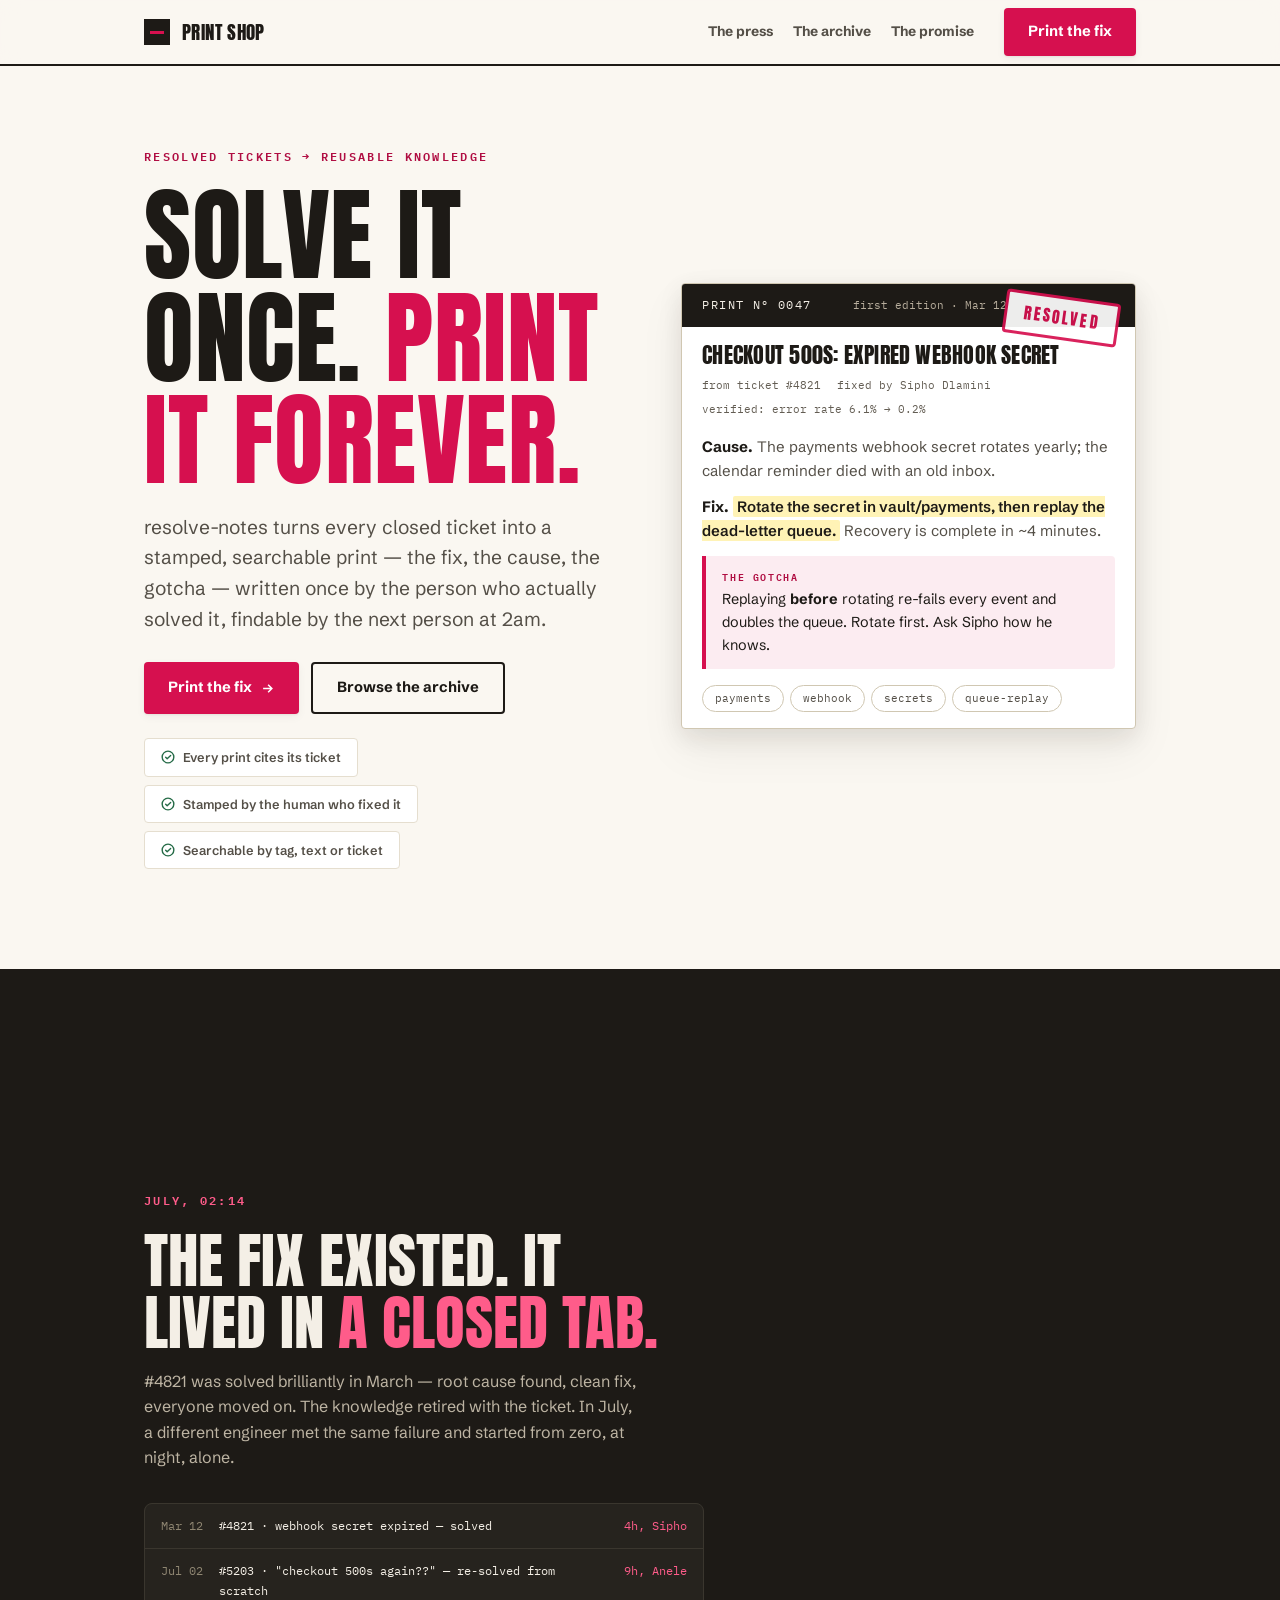
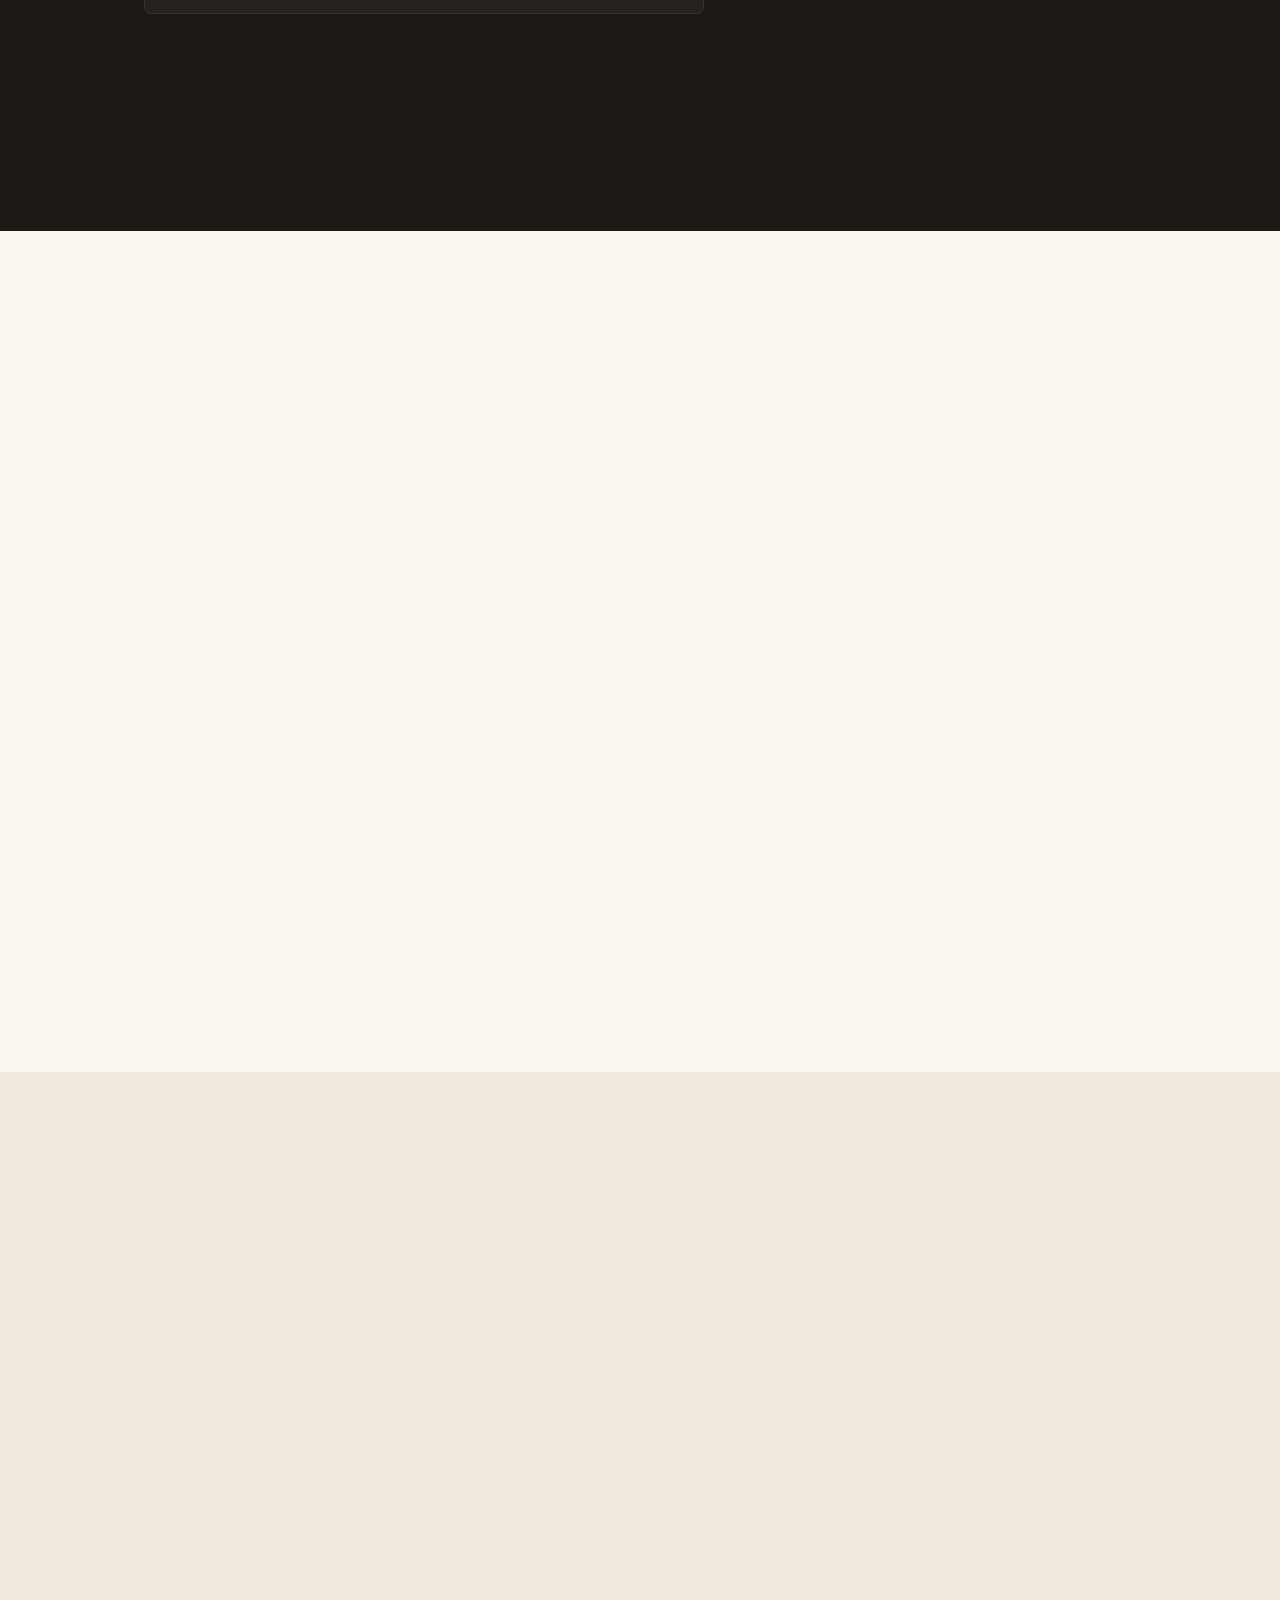
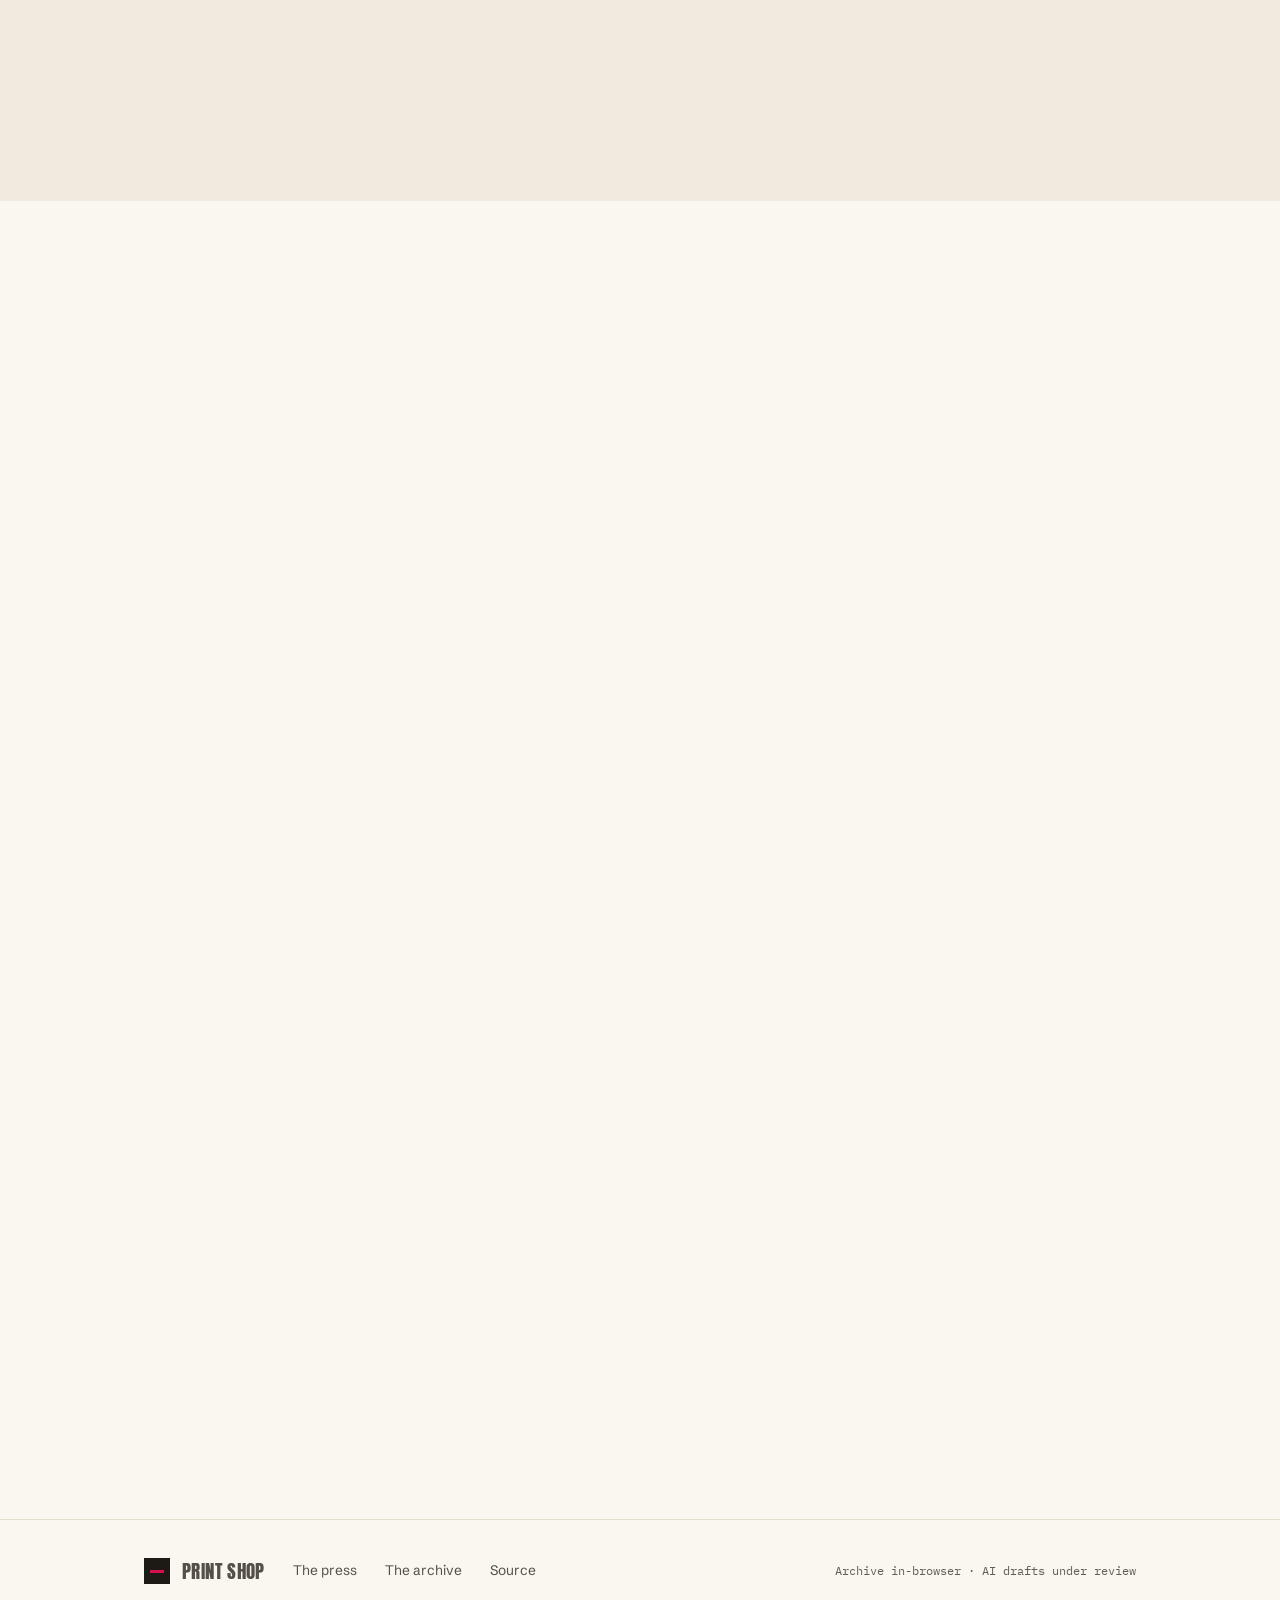
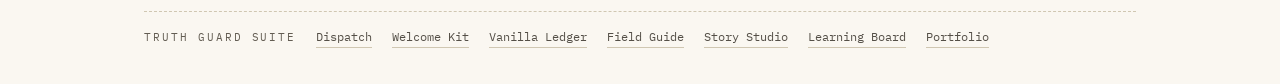
<file: docs/landing.html>
<!DOCTYPE html><html lang="en"><head><meta charset="utf-8"><meta name="viewport" content="width=device-width, initial-scale=1"><title>Moved — continue to the landing page</title><meta http-equiv="refresh" content="0; url=./"><link rel="canonical" href="./"><meta name="robots" content="noindex"></head><body style="font-family:system-ui;padding:40px"><p>The landing page now lives at the site root. <a href="./">Continue →</a></p></body></html>
</file>
